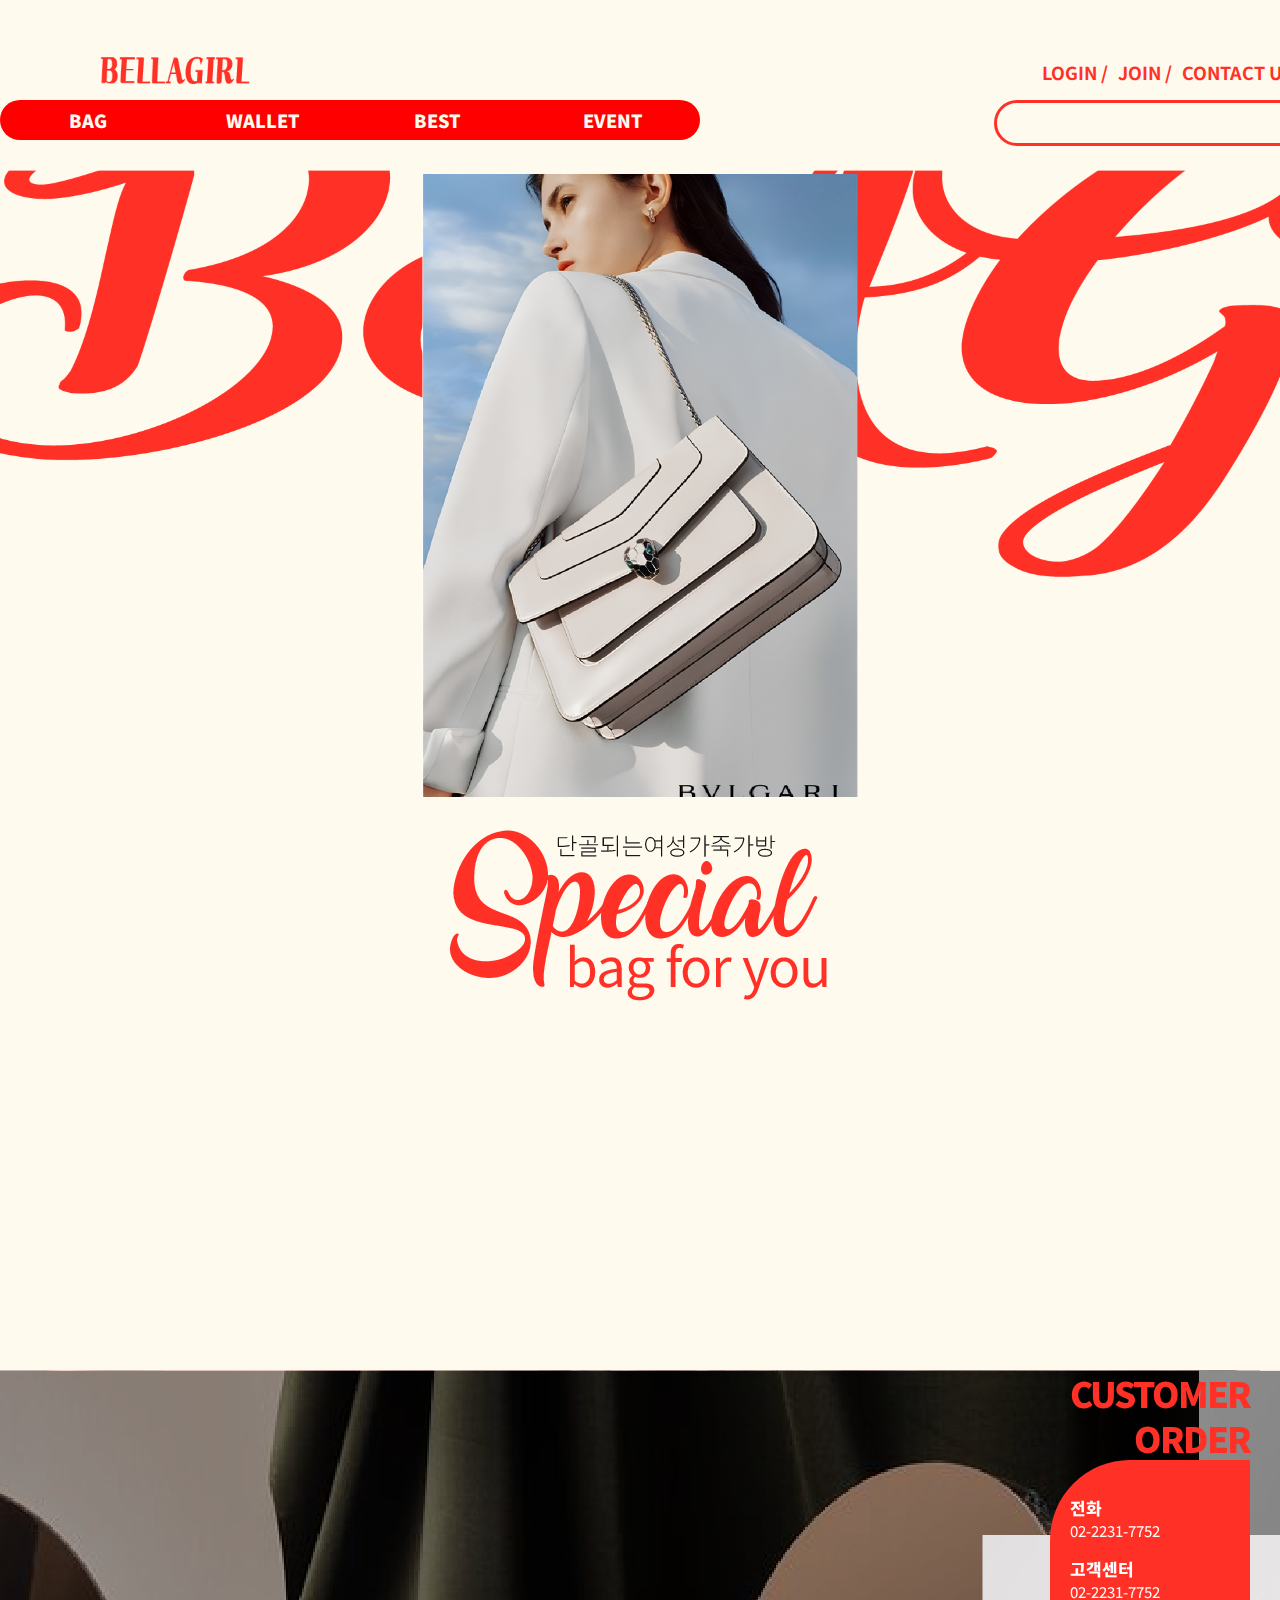
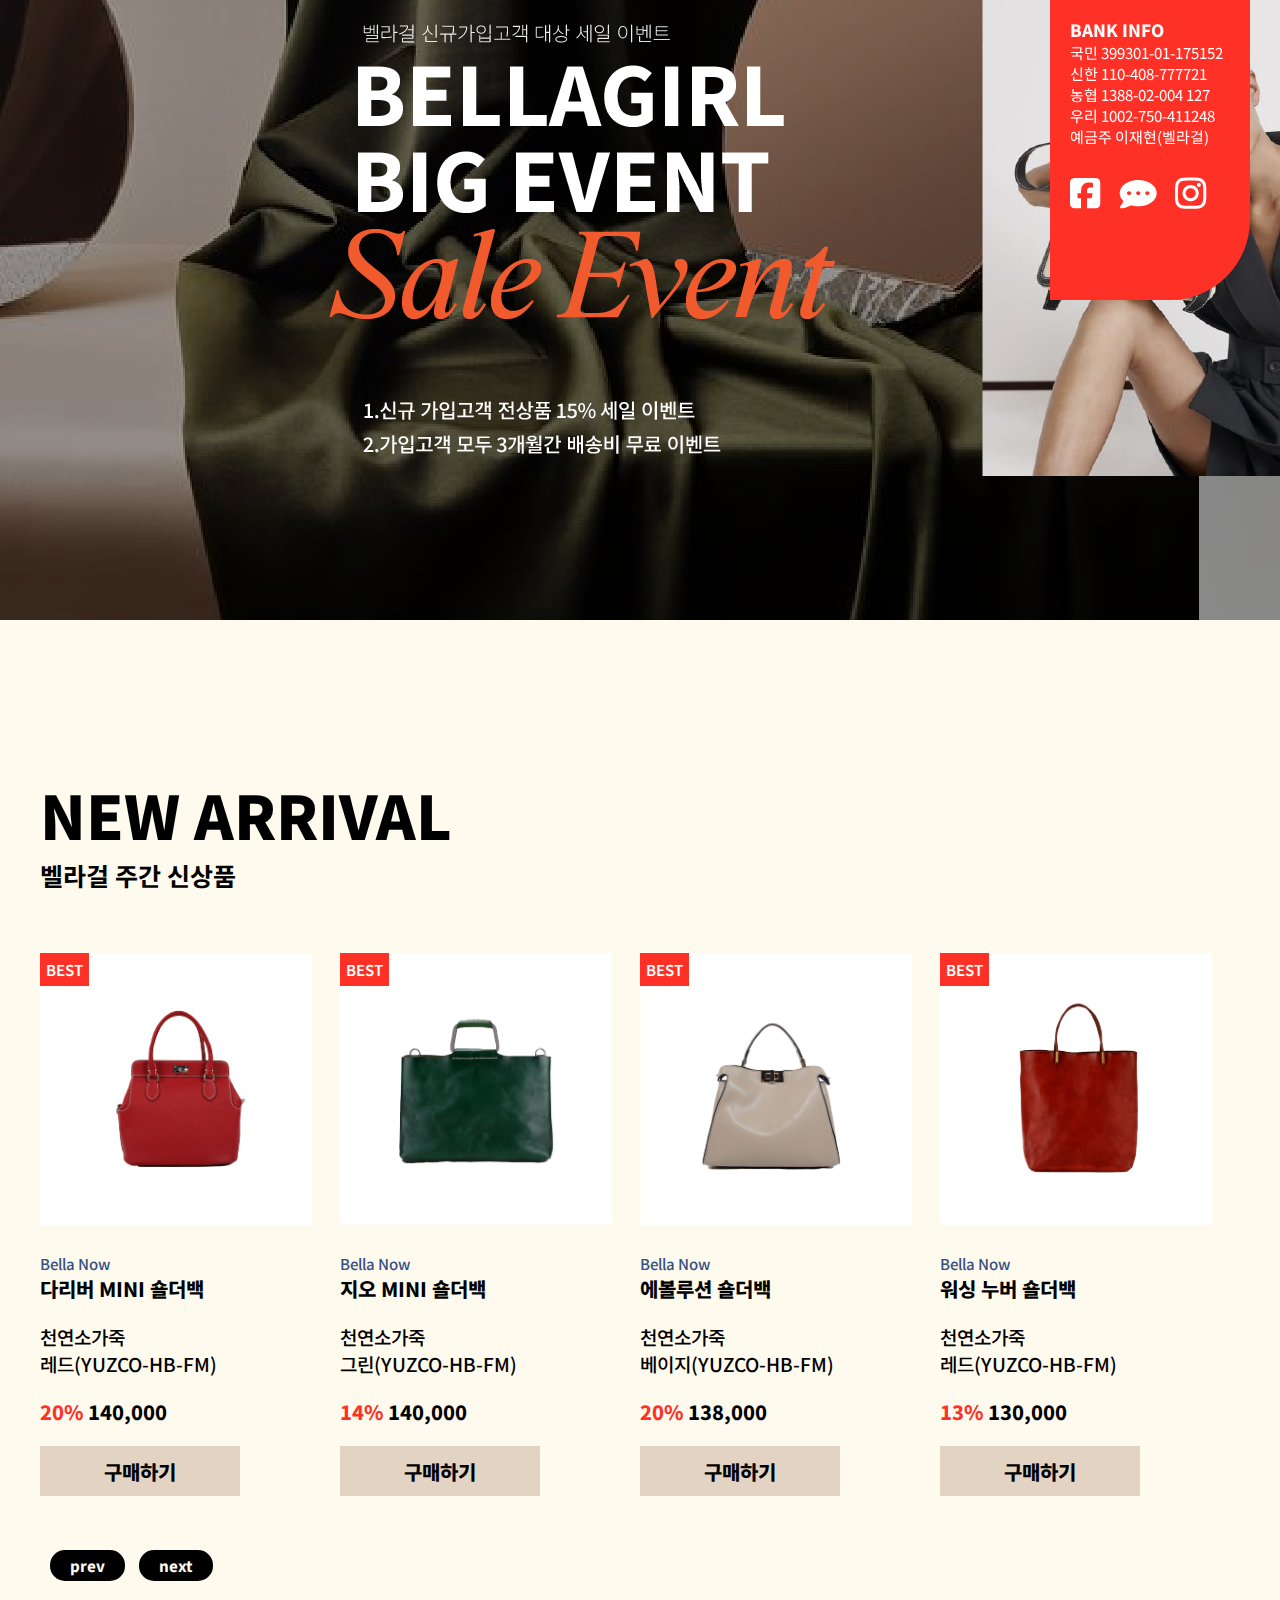
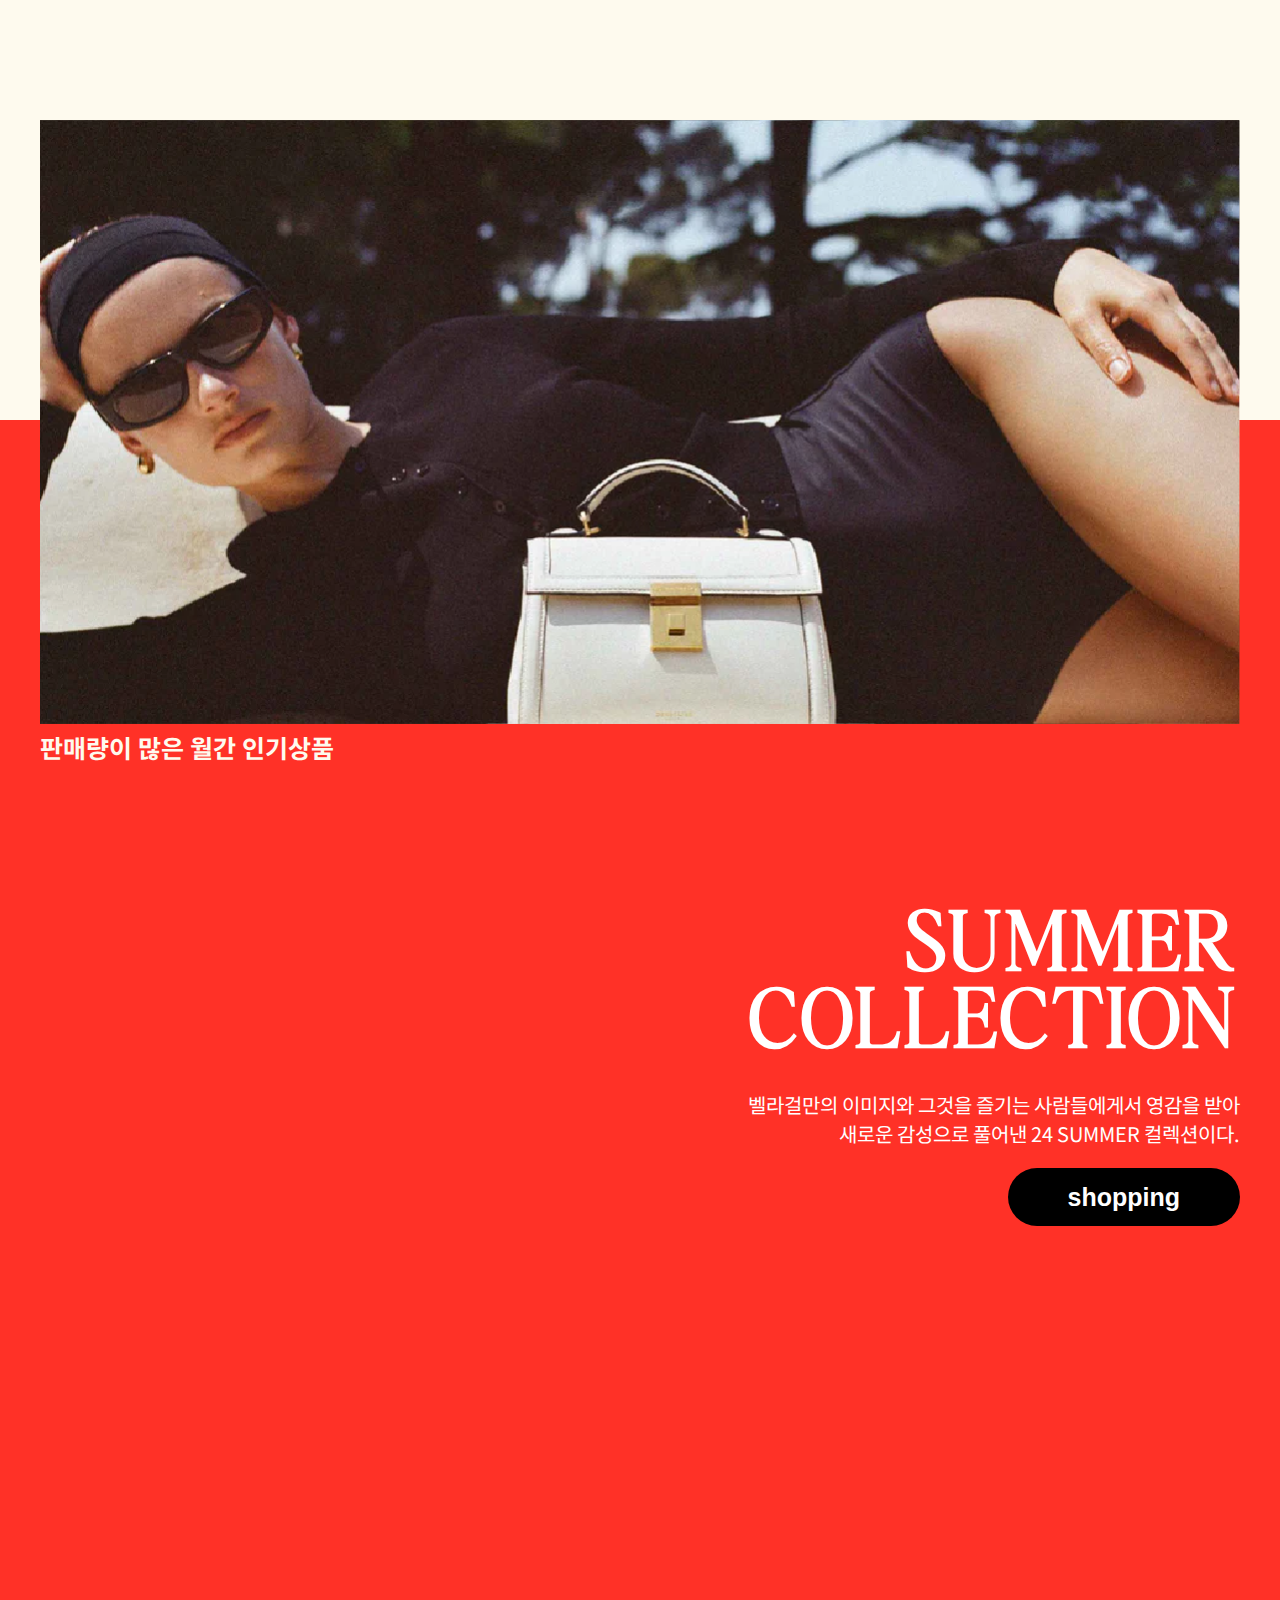
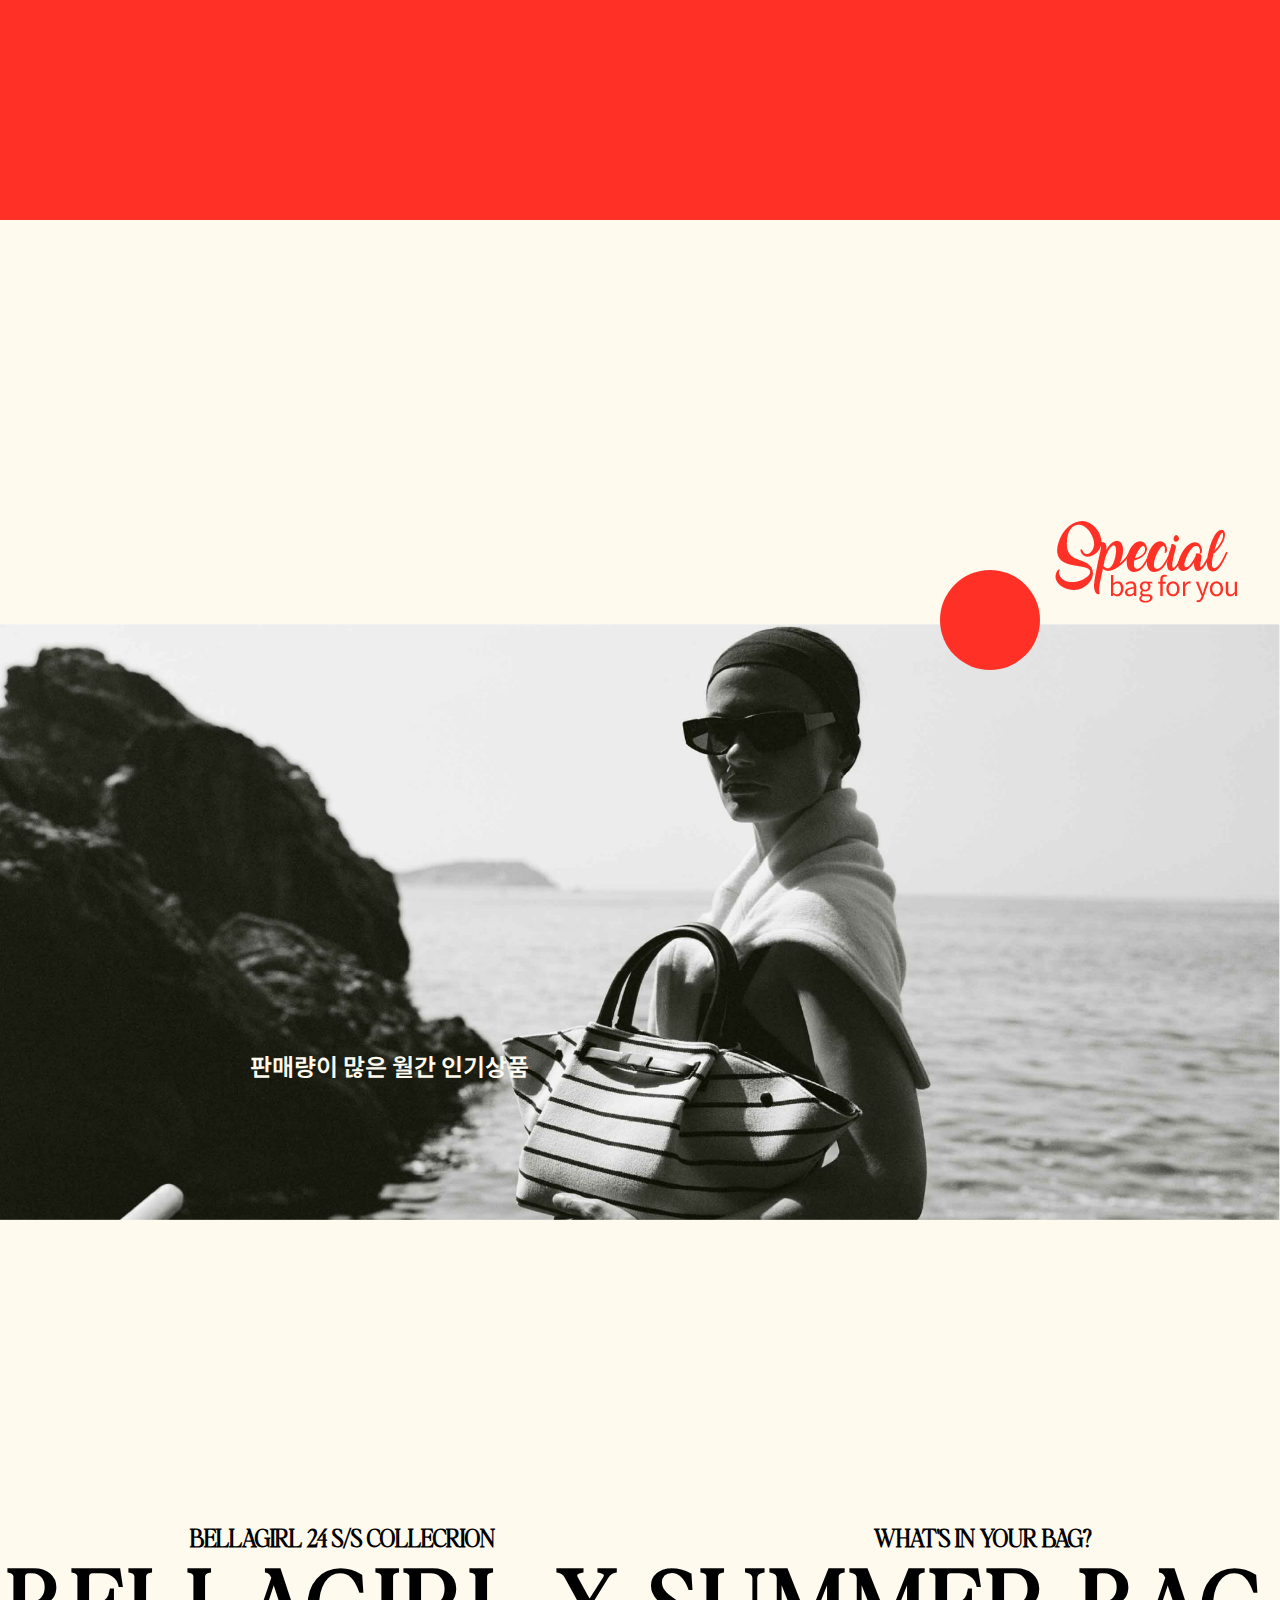
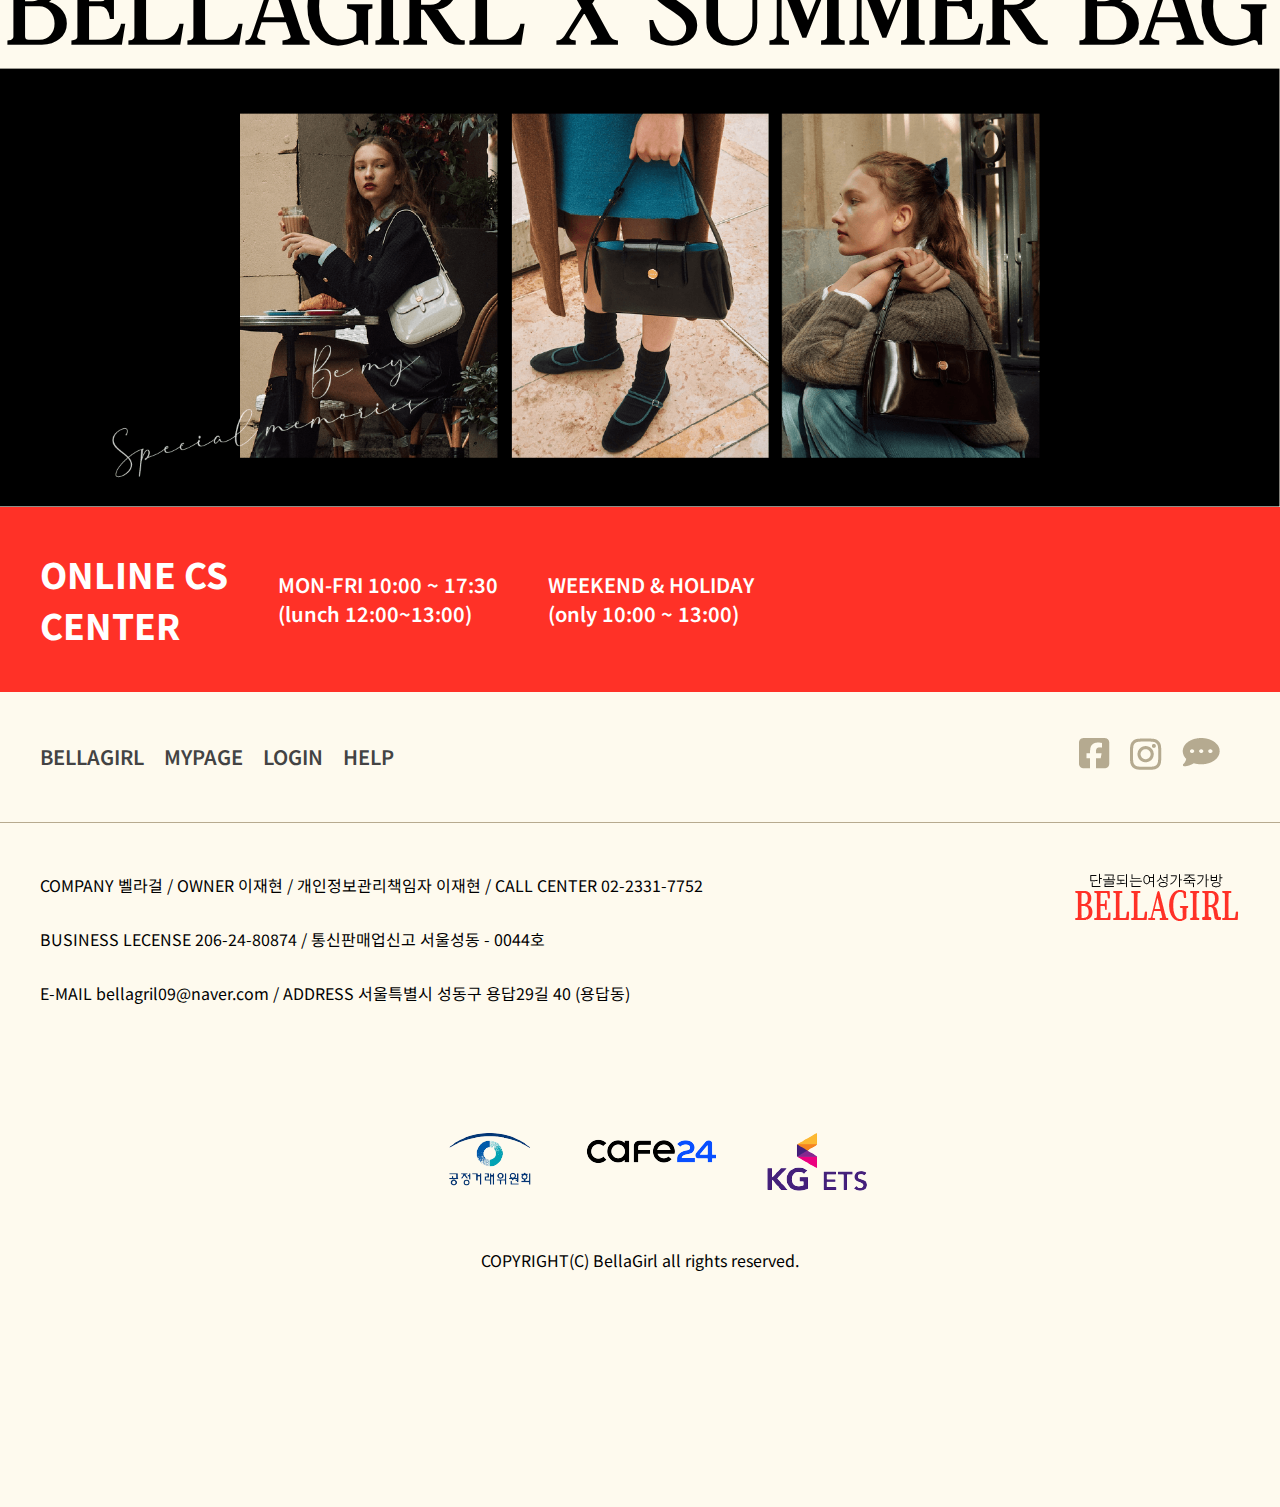
<file: index.html>
<!DOCTYPE html>
    <html lang="en">
    <head>
        <meta charset="UTF-8">
        <meta name="viewport" content="width=device-width, initial-scale=1.0">
        <title>bellagirl_main</title>
        <link rel="preconnect" href="https://fonts.googleapis.com">
        <link rel="preconnect" href="https://fonts.gstatic.com" crossorigin>
        <link href="https://fonts.googleapis.com/css2?family=Noto+Sans+KR:wght@100..900&display=swap" rel="stylesheet">
        <link rel="stylesheet" href="./css/bellagirl_pc.css">
        <link rel="stylesheet" href="./css/bellagirl_tablet.css">
        <link rel="stylesheet" href="./css/bellagirl_mobile.css">

        <script src="./js/jquery-1.12.3.js"></script>
        <script src="./js/bellagirl.js"></script>
        <script src="./js/mobile.js"></script>
        <script src="https://cdn.jsdelivr.net/npm/swiper@11/swiper-bundle.min.js"></script>
        <link rel="stylesheet" href="https://cdn.jsdelivr.net/npm/swiper@11/swiper-bundle.min.css" />
    </head>
    <body>
        <div class="fixed_menu">
            <div>CUSTOMER <br>
                 ORDER
            </div>
            <div class="fixed_info">
                <h3>전화</h3>
                <p>02-2231-7752</p>
                <h3>고객센터</h3>
                <p>02-2231-7752</p>
                <h3>BANK INFO</h3>
                <p>국민 399301-01-175152 <br>
                    신한 110-408-777721<br>
                    농협 1388-02-004 127<br>
                    우리 1002-750-411248<br>
                    
                    예금주 이재현(벨라걸)</p>
                <div class="fixed_sns">
                    <a href="#"><img src="./img/facebook_1.png" alt="페이스북"></a>
                    <a href="#"><img src="./img/kakao_1.png" alt="카카오"></a>
                    <a href="#"><img src="./img/insta_1.png" alt="인스타그램"></a>
                </div>
            </div>
        </div >
        <header>
            <div class="inner_content header_logo">
                <h1 class="logo">
                    <a href="./index.html"><img src="./img/main_logo.png" alt="벨라걸 메인로고"></a>
                </h1>
                <ul class="login">
                    <li><a href="./sub3.html">LOGIN /</a></li>
                    <li><a href="./sub3.html">JOIN /</a></li>
                    <li><a href="./sub3.html">CONTACT US /</a></li>
                    <li><a href="./sub3.html">MY PAGE</a></li>
                </ul>
            </div>
            <nav>
                <ul class="gnb">
                    <li>
                        <a href="./sub1.html">BAG</a>
                        <ul>
                            <li><a href="./sub1.html">가방</a></li>
                            <li><a href="./sub1.html">all</a></li>
                            <li><a href="./sub1.html">숄더백</a></li>
                            <li><a href="./sub1.html">크로스백</a></li>
                            <li><a href="./sub1.html">토트백</a></li>
                            <li><a href="./sub1.html">백팩</a></li>
                        </ul>
                    </li>
                    <li>
                        <a href="./sub2.html">WALLET</a>
                        <ul>
                            <li><a href="./sub2.html">지갑</a></li>
                            <li><a href="./sub2.html">all</a></li>
                            <li><a href="./sub2.html">여성지갑</a></li>
                            <li><a href="./sub2.html">남성지갑</a></li>
                            <li><a href="./sub2.html">카드지갑</a></li>
                            <li><a href="./sub2.html">액세서리</a></li>
                        </ul>
                    </li>
                    <li>
                        <a href="./sub2.html">BEST</a>
                        <ul>
                            <li><a href="./sub2.html">BEST</a></li>
                            <li><a href="./sub2.html">ALL</a></li>
                            <li><a href="./sub2.html">프리미엄</a></li>
                            <li><a href="./sub2.html">캔버스 백</a></li>
                            <li><a href="./sub2.html">클러치 백</a></li>
                            <li><a href="./sub2.html">클러치</a></li>
                        </ul>
                    </li>
                    <li>
                        <a href="./sub2.html">EVENT</a>
                        <ul>
                            <li><a href="#">EVENT</a></li>
                            <li><a href="#">50%</a></li>
                            <li><a href="#">30%</a></li>
                            <li><a href="#">시즌오프</a></li>
                            <li><a href="#">특별할인</a></li>
                        </ul>
                    </li>
                </ul>
                <ul class="lnb">
                    <a href="#"><img src="./img/searching.png" alt="돋보기아이콘"></a>
                </ul>
            </nav>
        </header>
        <div class="allcontent">
            <section class="s1">
                <div class=" inner_s1">
                    <div class="inner_content background">
                        <img src="./img/banner_img1.png" alt="벨라걸 메인이미지" class="bella">
                        <img src="./img/Asset 60.png" alt="벨라걸 백그라운드 이미지" class="bella_back">
                        <div class="main_logo">
                            <img src="./img/logo.png" alt="벨라걸 메인이미지 로고">
                        </div>
                    </div>
                </div>
            </section>
            <section class="s2_1">
                <div class="main_banner_1">
                    <div class="main_station_1">
                        <ul class="main_train_1">
                            <li><img src="./img/slide3.png" alt="첫번째 슬라이드 이미지 - 벨라걸 메인 배너1 사진"></li>
                            <li><img src="./img/slide2.png" alt="두번째 슬라이드 이미지 - 벨라걸 메인 배너2 사진"></li>
                        <li><img src="./img/slide1.png" alt="세번째 슬라이드 이미지 - 벨라걸 메인 배너4 사진"></li>
                        </ul>
                    </div>
                </div>
            </section>
            <section class="s2">
                <div class="main_banner">
                    <div class="main_station">
                        <ul class="main_train">
                            <li><img src="./img/banner1.png" alt="첫번째 슬라이드 이미지 - 벨라걸 메인 배너1 사진"></li>
                            <li><img src="./img/banner3.png" alt="두번째 슬라이드 이미지 - 벨라걸 메인 배너2 사진"></li>
                            <li><img src="./img/banner4.png" alt="세번째 슬라이드 이미지 - 벨라걸 메인 배너4 사진"></li>
                            <li><img src="./img/banner5.png" alt="네번째 슬라이드 이미지 - 벨라걸 메인 배너5 사진"></li>
                        </ul>
                    </div>
                </div>
            </section>
            <section class="s3">
                <div class="inner_content">
                    <div class="new">
                        <h2 class="bigtitle">NEW ARRIVAL</h2>
                        <p>벨라걸 주간 신상품</p>
                    </div>
                    <div class="bag_station">
                        <ul class="s3_list_main s3_list bag_train">
                            <li>
                                <div class="inner_img">
                                <p>BEST</p>
                                <img src="./img/bag5.png" alt="가방">
                                </div>
                                <p class="bella_now">Bella Now</p>
                                <p class="product_name">다리버 MINI 숄더백</p>
                                <p>천연소가죽</p>
                                <p>레드(YUZCO-HB-FM)</p>
                                <p class="product_price"><b>20%</b> 140,000</p>
                                <p class="product_btn"><a href="./sub3.html">구매하기</a></p>
                            </li>
                            <li>
                                <div class="inner_img">
                                <p>BEST</p>
                                <img src="./img/bag6.png" alt="가방">
                                </div>
                                <p class="bella_now">Bella Now</p>
                                <p class="product_name">지오 MINI 숄더백</p>
                                <p>천연소가죽</p>
                                <p>그린(YUZCO-HB-FM)</p>
                                <p class="product_price"><b>14%</b> 140,000</p>
                                <p class="product_btn"><a href="./sub3.html">구매하기</a></p>
                            </li>
                            <li>
                                <div class="inner_img">
                                <p>BEST</p>
                                <img src="./img/bag7.png" alt="가방">
                                </div>
                                <p class="bella_now">Bella Now</p>
                                <p class="product_name">에볼루션 숄더백</p>
                                <p>천연소가죽</p>
                                <p>베이지(YUZCO-HB-FM)</p>
                                <p class="product_price"><b>20%</b> 138,000</p>
                                <p class="product_btn"><a href="./sub3.html">구매하기</a></p>
                            </li>
                            <li>
                                <div class="inner_img">
                                <p>BEST</p>
                                <img src="./img/bag8.png" alt="가방">
                                </div>
                                <p class="bella_now">Bella Now</p>
                                <p class="product_name">워싱 누버 숄더백</p>
                                <p>천연소가죽</p>
                                <p>레드(YUZCO-HB-FM)</p>
                                <p class="product_price"><b>13%</b> 130,000</p>
                                <p class="product_btn"><a href="./sub3.html">구매하기</a></p>
                            </li>
                            <li>
                                <div class="inner_img">
                                <p>BEST</p>
                                <img src="./img/bag1.png" alt="가방">
                                </div>
                                <p class="bella_now">Bella Now</p>
                                <p class="product_name">키고 MINI COOKIE 숄더백</p>
                                <p>천연소가죽</p>
                                <p>블랙(YUZCO-HB-FM)</p>
                                <p class="product_price"><b>20%</b> 144,200</p>
                                <p class="product_btn"><a href="./sub3.html">구매하기</a></p>
                            </li>
                            <li>
                                <div class="inner_img">
                                <p>BEST</p>
                                <img src="./img/bag2.png" alt="가방">
                                </div>
                                <p class="bella_now">Bella Now</p>
                                <p class="product_name">키고 MINI COOKIE 숄더백</p>
                                <p>천연소가죽</p>
                                <p>카멜(YUZCO-HB-FM)</p>
                                <p class="product_price"><b>20%</b> 144,200</p>
                                <p class="product_btn"><a href="./sub3.html">구매하기</a></p>
                            </li>
                            <li>
                                <div class="inner_img">
                                <p>BEST</p>
                                <img src="./img/bag3.png" alt="가방">
                                </div>
                                <p class="bella_now">Bella Now</p>
                                <p class="product_name">키고 MINI COOKIE 숄더백</p>
                                <p>천연소가죽</p>
                                <p>블랙(YUZCO-HB-FM)</p>
                                <p class="product_price"><b>20%</b> 144,200</p>
                                <p class="product_btn"><a href="./sub3.html">구매하기</a></p>
                            </li>
                            <li>
                                <div class="inner_img">
                                <p>BEST</p>
                                <img src="./img/bag4.png" alt="가방">
                                </div>
                                <p class="bella_now">Bella Now</p>
                                <p class="product_name">키고 MINI COOKIE 숄더백</p>
                                <p>천연소가죽</p>
                                <p>베이지(BSY-HB-FM)</p>
                                <p class="product_price"><b>20%</b> 144,200</p>
                                <p class="product_btn"><a href="./sub3.html">구매하기</a></p>
                            </li>
                        </ul>
                    </div>
                    <div class="controler">
                        <a href="#" class="btn_prev">prev</a>
                        <a href="#" class="btn_next">next</a>
                    </div>
                </div>
            </section>
            <section class="s4">
                <div class="inner_content">
                    <div class="monthly_best">
                        <img src="./img/banner_img2.png" alt="monthly best">
                        <p class="monthly_text rightToleft">MONTHLY <br>
                            BEST</p>
                    </div>
                    <p class="monthly_text1">판매량이 많은 월간 인기상품</p>
                    <div class="bag_section rightToleft">
                        <img src="./img/Asset 100.png" alt="가방사진" class="bag_3">
                    </div>
                    <div class="summer_collection">
                        <h2 class="summer_co">SUMMER <br>COLLECTION</h2>
                        <p>벨라걸만의 이미지와 그것을 즐기는 사람들에게서 영감을 받아 <br>
                            새로운 감성으로 풀어낸 24 SUMMER 컬렉션이다.</p>
                        <button><a href="./sub1.html">shopping</a></button>
                    </div>
                </div>
            </section>
            <section class="s5">
                <div class="inner_s5">
                    <div class="bella_logo inner_content">
                        <img src="./img/logo2.png" alt="벨라걸 로고2">
                    </div>
                    <p class="inner_content"></p>
                    <div>
                        <img src="./img/banner_img3.png" alt="배너 이미지3">
                    </div>
                    <div class="inner_content">
                        <div class="weekly_best1">
                            <p class="weekly_best rightToleft">WEEKLY <br>BEST</p>
                            <p>판매량이 많은 월간 인기상품</p>
                        </div>
                    </div>
                </div>
            </section>
            <section class="s6">
                <div class="inner_content inner_s6">
                    <div class="what">
                        <h5>BELLAGIRL 24 S/S COLLECRION</h5>
                        <h5>WHAT’S IN YOUR BAG?</h5>
                    </div>
                    <h2 class="summer">BELLAGIRL X SUMMER BAG</h2>
                    <img src="./img/banner_img4.png" alt="배너 이미지4" >
                </div>
            </section>
            <footer>
                <div class="online">
                    <div class="footer_width">
                        <p>ONLINE CS <br>CENTER</p>
                        <p>MON-FRI 10:00 ~ 17:30 <br> (lunch 12:00~13:00)</p>
                        <p>WEEKEND & HOLIDAY <br>(only 10:00 ~ 13:00)</p>
                    </div>
                </div>
                <div class="info_1">
                    <div class="footer_width">
                        <div>
                            <a href="#"><p>BELLAGIRL</p></a>
                            <a href="#"><p>MYPAGE</p></a>
                            <a href="#"><p>LOGIN</p></a>
                            <a href="#"><p>HELP</p></a>
                        </div>
                        <div class="footer_sns">
                            <a href="#"><img src="./img/facebook.png" alt="페이스북"></a>
                            <a href="#"><img src="./img/insta.png" alt="인스타그램"></a> 
                            <a href="#"><img src="./img/kakao.png" alt="카카오톡"></a>
                        </div>
                    </div>
                </div>
                <div class="info_2">
                    <div class="footer_width">
                        <div>
                            <p>COMPANY 벨라걸 / OWNER 이재현 / 개인정보관리책임자 이재현 /  CALL CENTER 02-2331-7752 </p><br>
                            <p>BUSINESS LECENSE 206-24-80874 / 통신판매업신고 서울성동 - 0044호 </p><br>
                            <p>E-MAIL bellagril09@naver.com / ADDRESS 서울특별시 성동구 용답29길 40 (용답동)
                            </p>
                        </div>
                        <div>
                            <img src="./img/Bella logo.png" alt="벨라로고">
                        </div>
                    </div>
                </div>
                <div class="info_3">
                    <div>
                        <a href="#"><img src="./img/footer_logo.png" alt="로고1"></a>
                        <a href="#"><img src="./img/footer_logo (2).png" alt="로고2"></a>
                        <a href="#"><img src="./img/footer_logo (3).png" alt="로고3"></a>
                    </div>
                    <p>COPYRIGHT(C) BellaGirl all rights reserved.</p>
                </div>
            </footer>
        </div>
    </body>
</html>
</file>
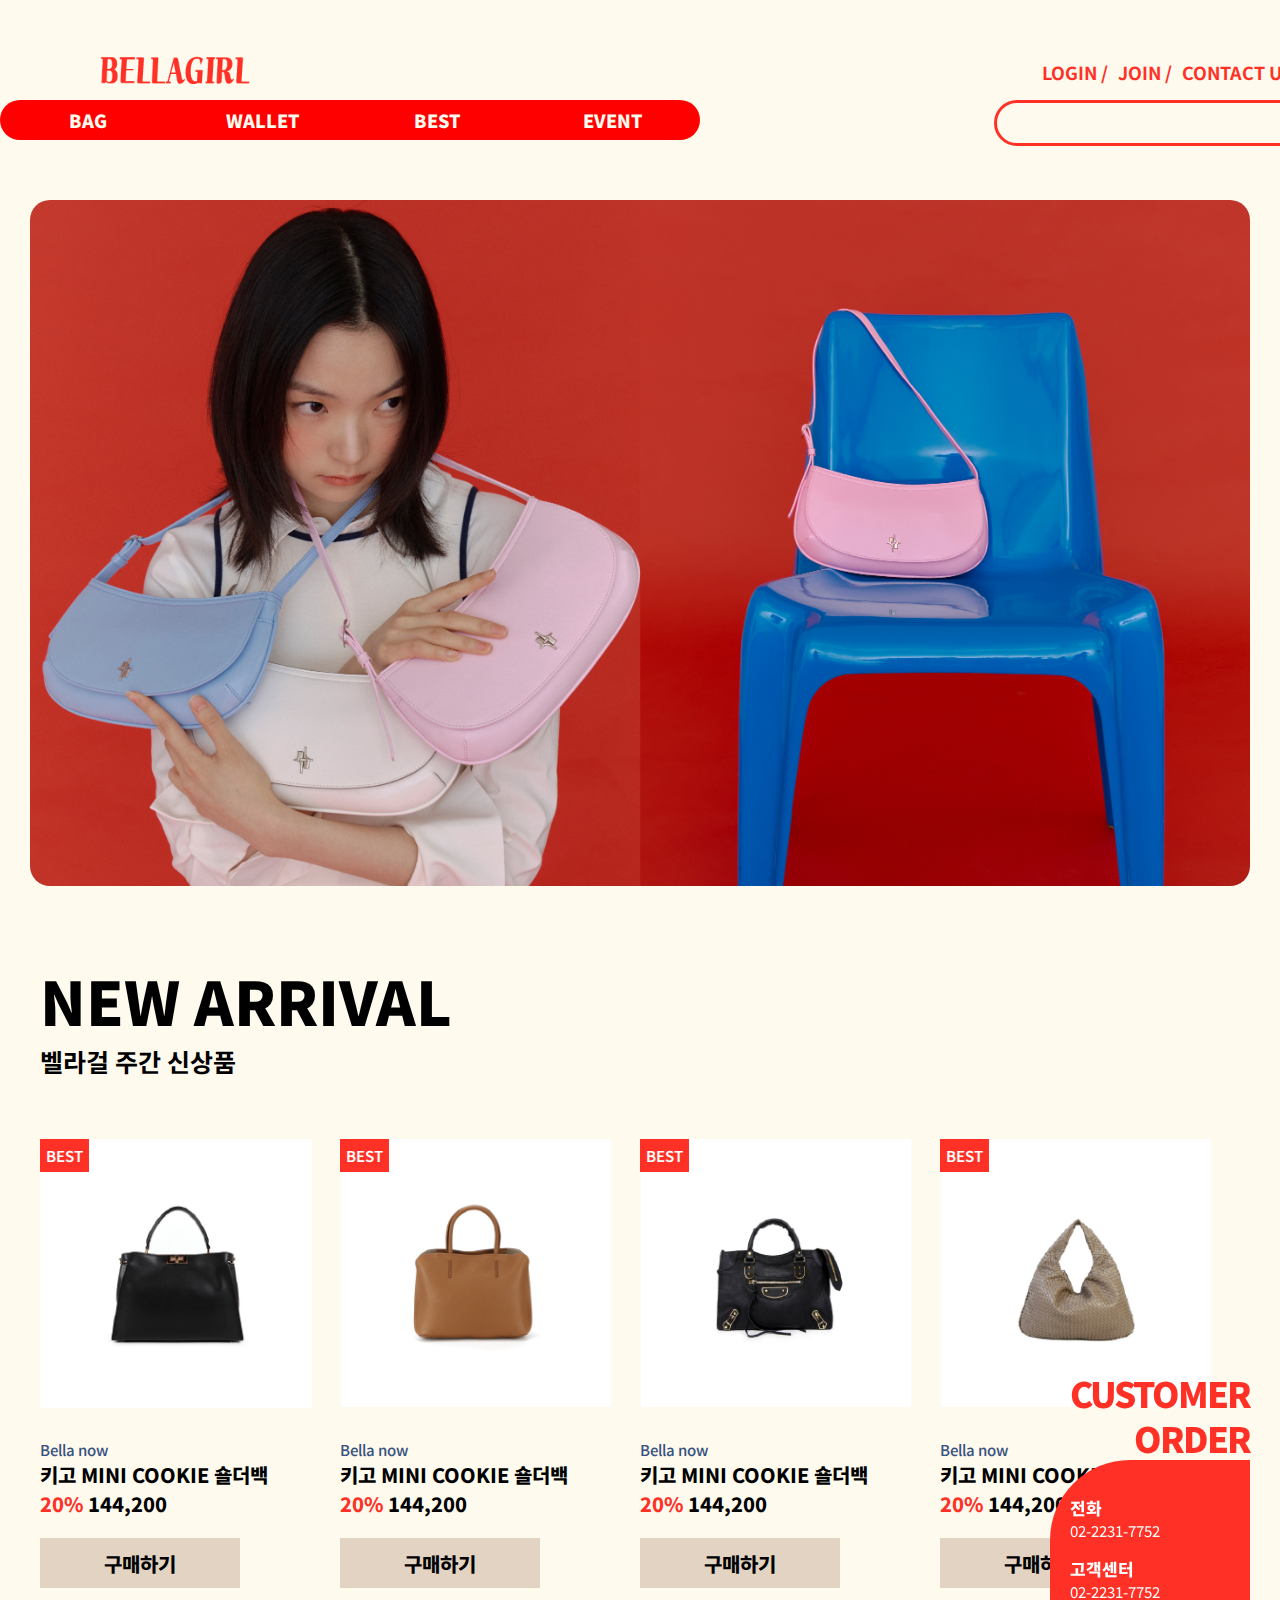
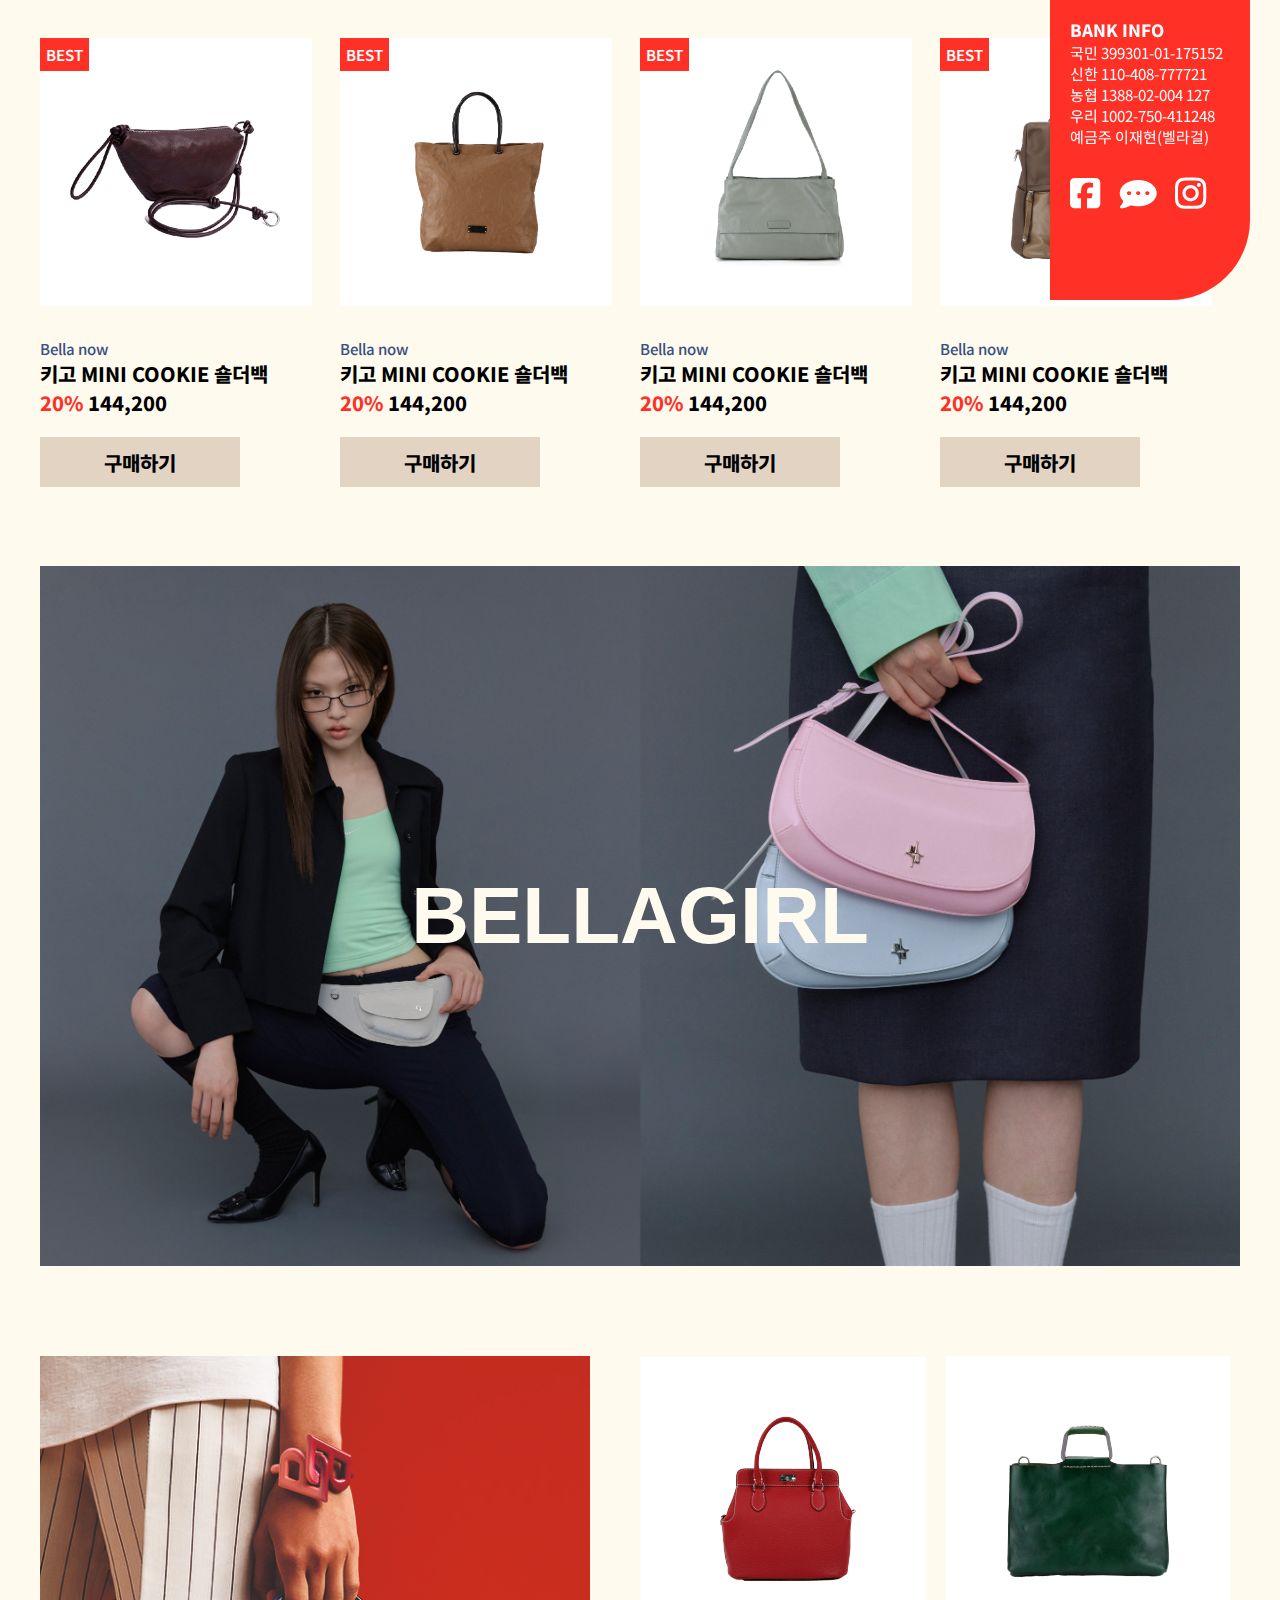
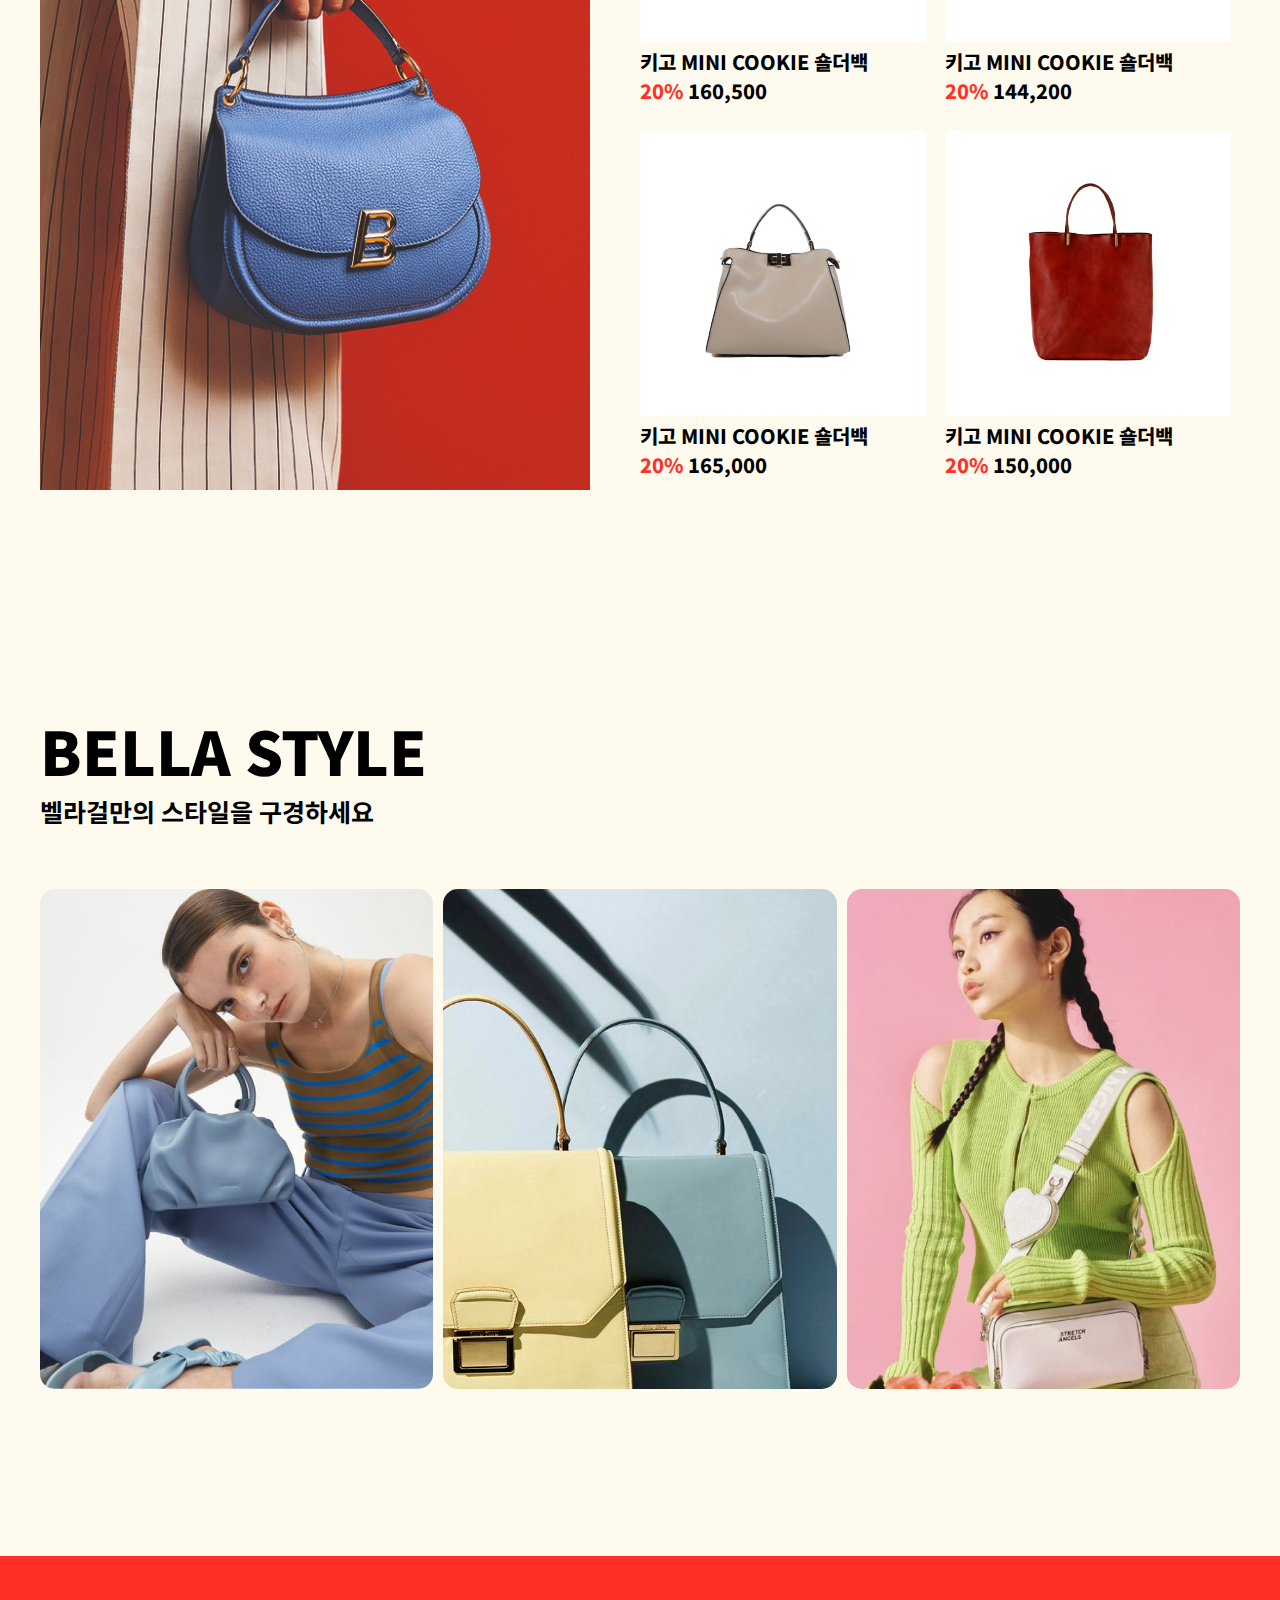
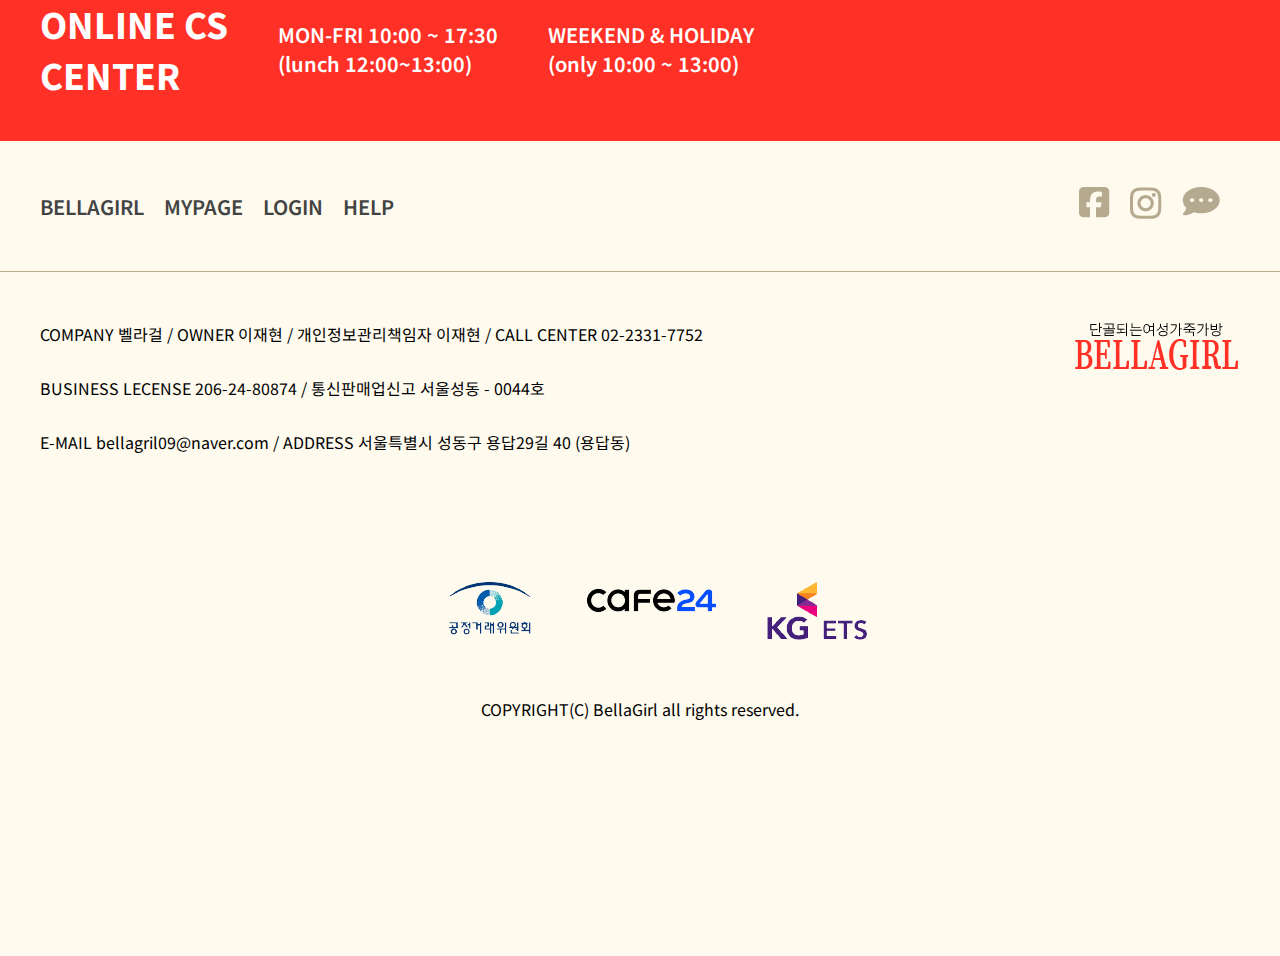
<file: sub1.html>
<!DOCTYPE html>
<html lang="en">
<head>
    <meta charset="UTF-8">
    <meta name="viewport" content="width=device-width, initial-scale=1.0">
    <title>가방 상세페이지</title>
    <link rel="preconnect" href="https://fonts.googleapis.com">
    <link rel="preconnect" href="https://fonts.gstatic.com" crossorigin>
    <link href="https://fonts.googleapis.com/css2?family=Noto+Sans+KR:wght@100..900&display=swap" rel="stylesheet">
    <link rel="stylesheet" href="./css/bellagirl_pc.css">
    <link rel="stylesheet" href="./css/bellagirl_tablet.css">
    <link rel="stylesheet" href="./css/bellagirl_mobile.css">
    
    <script src="./js/jquery-1.12.3.js"></script>
    <script src="./js/bellagirl.js"></script>
    <script src="https://cdn.jsdelivr.net/npm/swiper@11/swiper-bundle.min.js"></script>
    <link rel="stylesheet" href="https://cdn.jsdelivr.net/npm/swiper@11/swiper-bundle.min.css" />
</head>
<body>
    <div class="fixed_menu">
        <div>CUSTOMER <br>
             ORDER
        </div>
        <div class="fixed_info">
            <h3>전화</h3>
            <p>02-2231-7752</p>
            <h3>고객센터</h3>
            <p>02-2231-7752</p>
            <h3>BANK INFO</h3>
            <p>국민 399301-01-175152 <br>
                신한 110-408-777721<br>
                농협 1388-02-004 127<br>
                우리 1002-750-411248<br>
                
                예금주 이재현(벨라걸)</p>
            <div class="fixed_sns">
                <a href="#"><img src="./img/facebook_1.png" alt="페이스북"></a>
                <a href="#"><img src="./img/kakao_1.png" alt="카카오"></a>
                <a href="#"><img src="./img/insta_1.png" alt="인스타그램"></a>
            </div>
        </div>
    </div >
    <header>
        <div class="inner_content header_logo">
            <h1 class="logo">
                <a href="./index.html"><img src="./img/main_logo.png" alt="벨라걸 메인로고"></a>
            </h1>
            <ul class="login">
                <li><a href="#">LOGIN /</a></li>
                <li><a href="#">JOIN /</a></li>
                <li><a href="#">CONTACT US /</a></li>
                <li><a href="#">MY PAGE</a></li>
            </ul>
        </div>
        <nav>
            <ul class="gnb">
                <li>
                    <a href="./sub1.html">BAG</a>
                    <ul>
                        <li><a href="./sub1.html">가방</a></li>
                        <li><a href="./sub1.html">all</a></li>
                        <li><a href="./sub1.html">숄더백</a></li>
                        <li><a href="./sub1.html">크로스백</a></li>
                        <li><a href="./sub1.html">토트백</a></li>
                        <li><a href="./sub1.html">백팩</a></li>
                    </ul>
                </li>
                <li>
                    <a href="./sub2.html">WALLET</a>
                    <ul>
                        <li><a href="./sub2.html">지갑</a></li>
                        <li><a href="./sub2.html">all</a></li>
                        <li><a href="./sub2.html">여성지갑</a></li>
                        <li><a href="./sub2.html">남성지갑</a></li>
                        <li><a href="./sub2.html">카드지갑</a></li>
                        <li><a href="./sub2.html">액세서리</a></li>
                    </ul>
                </li>
                <li>
                    <a href="./index.html">BEST</a>
                    <ul>
                        <li><a href="./index.html">BEST</a></li>
                        <li><a href="./index.html">ALL</a></li>
                        <li><a href="./index.html">프리미엄</a></li>
                        <li><a href="./index.html">캔버스 백</a></li>
                        <li><a href="./index.html">클러치 백</a></li>
                        <li><a href="./index.html">클러치</a></li>
                    </ul>
                </li>
                <li>
                    <a href="./sub2.html">EVENT</a>
                    <ul>
                        <li><a href="./sub2.html">EVENT</a></li>
                        <li><a href="./sub2.html">50%</a></li>
                        <li><a href="./sub2.html">30%</a></li>
                        <li><a href="./sub2.html">시즌오프</a></li>
                        <li><a href="./sub2.html">특별할인</a></li>
                    </ul>
                </li>
            </ul>
            <ul class="lnb">
                <a href="#"><img src="./img/searching.png" alt="돋보기아이콘"></a>
            </ul>
        </nav>
    </header>
    <div class="allcontent subpage">
        <section class="sub_s1">
            <div>
                <img src="./img2/main_img.jpg" alt="벨라걸 메인페이지 이미지">
            </div>
        </section>
        <section class="s3 sub_s2">
            <div class="inner_content">
                <div class="new">
                    <h2 class="bigtitle">NEW ARRIVAL</h2>
                    <p>벨라걸 주간 신상품</p>
                </div>
                    <ul class="s3_list">
                        <li>
                            <div class="inner_img">
                            <p>BEST</p>
                            <img src="./img/bag1.png" alt="가방">
                            </div>
                            <p class="bella_now">Bella now</p>
                            <p class="product_name">키고 MINI COOKIE 숄더백</p>
                            <p class="product_price"><b>20%</b> 144,200</p>
                            <p class="product_btn"><a href="#">구매하기</a></p>
                        </li>
                        <li>
                            <div class="inner_img">
                            <p>BEST</p>
                            <img src="./img/bag2.png" alt="가방">
                            </div>
                            <p class="bella_now">Bella now</p>
                            <p class="product_name">키고 MINI COOKIE 숄더백</p>
                            <p class="product_price"><b>20%</b> 144,200</p>
                            <p class="product_btn"><a href="#">구매하기</a></p>
                        </li>
                        <li>
                            <div class="inner_img">
                            <p>BEST</p>
                            <img src="./img/bag3.png" alt="가방">
                            </div>
                            <p class="bella_now">Bella now</p>
                            <p class="product_name">키고 MINI COOKIE 숄더백</p>
                            <p class="product_price"><b>20%</b> 144,200</p>
                            <p class="product_btn"><a href="#">구매하기</a></p>
                        </li>
                        <li>
                            <div class="inner_img">
                            <p>BEST</p>
                            <img src="./img/bag4.png" alt="가방">
                            </div>
                            <p class="bella_now">Bella now</p>
                            <p class="product_name">키고 MINI COOKIE 숄더백</p>
                            <p class="product_price"><b>20%</b> 144,200</p>
                            <p class="product_btn"><a href="#">구매하기</a></p>
                        </li>
                    </ul>
                    <ul class="s3_list">
                        <li>
                            <div class="inner_img">
                            <p>BEST</p>
                            <img src="./img2/bag10.png" alt="가방">
                            </div>
                            <p class="bella_now">Bella now</p>
                            <p class="product_name">키고 MINI COOKIE 숄더백</p>
                            <p class="product_price"><b>20%</b> 144,200</p>
                            <p class="product_btn"><a href="#">구매하기</a></p>
                        </li>
                        <li>
                            <div class="inner_img">
                            <p>BEST</p>
                            <img src="./img2/bag11.png" alt="가방">
                            </div>
                            <p class="bella_now">Bella now</p>
                            <p class="product_name">키고 MINI COOKIE 숄더백</p>
                            <p class="product_price"><b>20%</b> 144,200</p>
                            <p class="product_btn"><a href="#">구매하기</a></p>
                        </li>
                        <li>
                            <div class="inner_img">
                            <p>BEST</p>
                            <img src="./img2/bag12.png" alt="가방">
                            </div>
                            <p class="bella_now">Bella now</p>
                            <p class="product_name">키고 MINI COOKIE 숄더백</p>
                            <p class="product_price"><b>20%</b> 144,200</p>
                            <p class="product_btn"><a href="#">구매하기</a></p>
                        </li>
                        <li>
                            <div class="inner_img">
                            <p>BEST</p>
                            <img src="./img2/bag13.png" alt="가방13">
                            </div>
                            <p class="bella_now">Bella now</p>
                            <p class="product_name">키고 MINI COOKIE 숄더백</p>
                            <p class="product_price"><b>20%</b> 144,200</p>
                            <p class="product_btn"><a href="#">구매하기</a></p>
                        </li>
                    </ul>
                 </div>
            </div>
        </section>
        <section class="sub_s4">
            <div class="inner_content">
                <div class="sub_s4_text">
                    <p>BELLAGIRL</p>
                </div>
                <div class="swiper sub_s4_slide">
                <div class="swiper-wrapper">
                    <div class="swiper-slide"><img src="./img2/img3.jpg" alt="슬라이드 이미지"></div>
                    <div class="swiper-slide"><img src="./img2/img2.jpg" alt="슬라이드 이미지"></div>
                    <div class="swiper-slide"><img src="./img2/img4.jpg" alt="슬라이드 이미지"></div>
                    <div class="swiper-slide"><img src="./img2/img2.jpg" alt="슬라이드 이미지"></div>
                    <div class="swiper-slide"><img src="./img2/img4.jpg" alt="슬라이드 이미지"></div>
                </div>
                <div class="swiper-scrollbar"></div>
                </div>
            </div>
        </section>
        <section class="sub_s5">
            <div class="inner_content">
                <div class="sub_s5_img">
                    <a href="#"><img src="./img2/bag_img.jpg" alt="벨라걸 가방 이미지"></a>
                </div>
                <div class="sub_s5_bag">
                    <a href="#">
                        <img src="./img2/bag5.png" alt="가방5">
                        <p class="product_name">키고 MINI COOKIE 숄더백</p>
                        <p class="product_price"><b>20%</b> 160,500</p>
                    </a>
                    <a href="#"><img src="./img2/bag6.png" alt="가방6">
                        <p class="product_name">키고 MINI COOKIE 숄더백</p>
                        <p class="product_price"><b>20%</b> 144,200</p>
                    </a>
                    <a href="#"><img src="./img2/bag7.png" alt="가방7">
                        <p class="product_name">키고 MINI COOKIE 숄더백</p>
                        <p class="product_price"><b>20%</b> 165,000</p>
                    </a>
                    <a href="#"><img src="./img2/bag8.png" alt="가방8">
                        <p class="product_name">키고 MINI COOKIE 숄더백</p>
                        <p class="product_price"><b>20%</b> 150,000</p>
                    </a>
                </div>
            </div>
        </section>
        <section class="sub_s6">
            <div class="inner_content">
                <div class="new">
                <h2 class="bigtitle">BELLA STYLE</h2>
                <p>벨라걸만의 스타일을 구경하세요</p>
                </div>    
                <div class="sub_s6_box">
                    <section></section>
                    <section></section>
                    <section></section>
                </div>
            </div>
        </section>
        <footer>
            <div class="online">
                <div class="footer_width">
                    <p>ONLINE CS<br>CENTER</p>
                    <p>MON-FRI 10:00 ~ 17:30 <br> (lunch 12:00~13:00)</p>
                    <p>WEEKEND & HOLIDAY <br>(only 10:00 ~ 13:00)</p>
                </div>
            </div>
            <div class="info_1">
                <div class="footer_width">
                    <div>
                        <a href="#"><p>BELLAGIRL</p></a>
                        <a href="#"><p>MYPAGE</p></a>
                        <a href="#"><p>LOGIN</p></a>
                        <a href="#"><p>HELP</p></a>
                    </div>
                    <div>
                        <a href="#"><img src="./img/facebook.png" alt="페이스북"></a>
                        <a href="#"><img src="./img/insta.png" alt="인스타그램"></a> 
                        <a href="#"><img src="./img/kakao.png" alt="카카오톡"></a>
                    </div>
                </div> 
            </div>
            <div class="info_2">
                <div class="footer_width">
                    <div>
                        <p>COMPANY 벨라걸 / OWNER 이재현 / 개인정보관리책임자 이재현 /  CALL CENTER 02-2331-7752 </p><br>
                        <p>BUSINESS LECENSE 206-24-80874 / 통신판매업신고 서울성동 - 0044호 </p><br>
                        <p>E-MAIL bellagril09@naver.com / ADDRESS 서울특별시 성동구 용답29길 40 (용답동)
                        </p>
                    </div>
                    <div>
                        <img src="./img/Bella logo.png" alt="벨라로고">
                    </div>
                </div>
            </div>
            <div class="info_3">
                <div>
                    <a href="#"><img src="./img/footer_logo.png" alt="로고1"></a>
                    <a href="#"><img src="./img/footer_logo (2).png" alt="로고2"></a>
                    <a href="#"><img src="./img/footer_logo (3).png" alt="로고3"></a>
                </div>
                <p>COPYRIGHT(C) BellaGirl all rights reserved.</p>
            </div>
        </footer>
    </div>
</body>
</html>
</file>
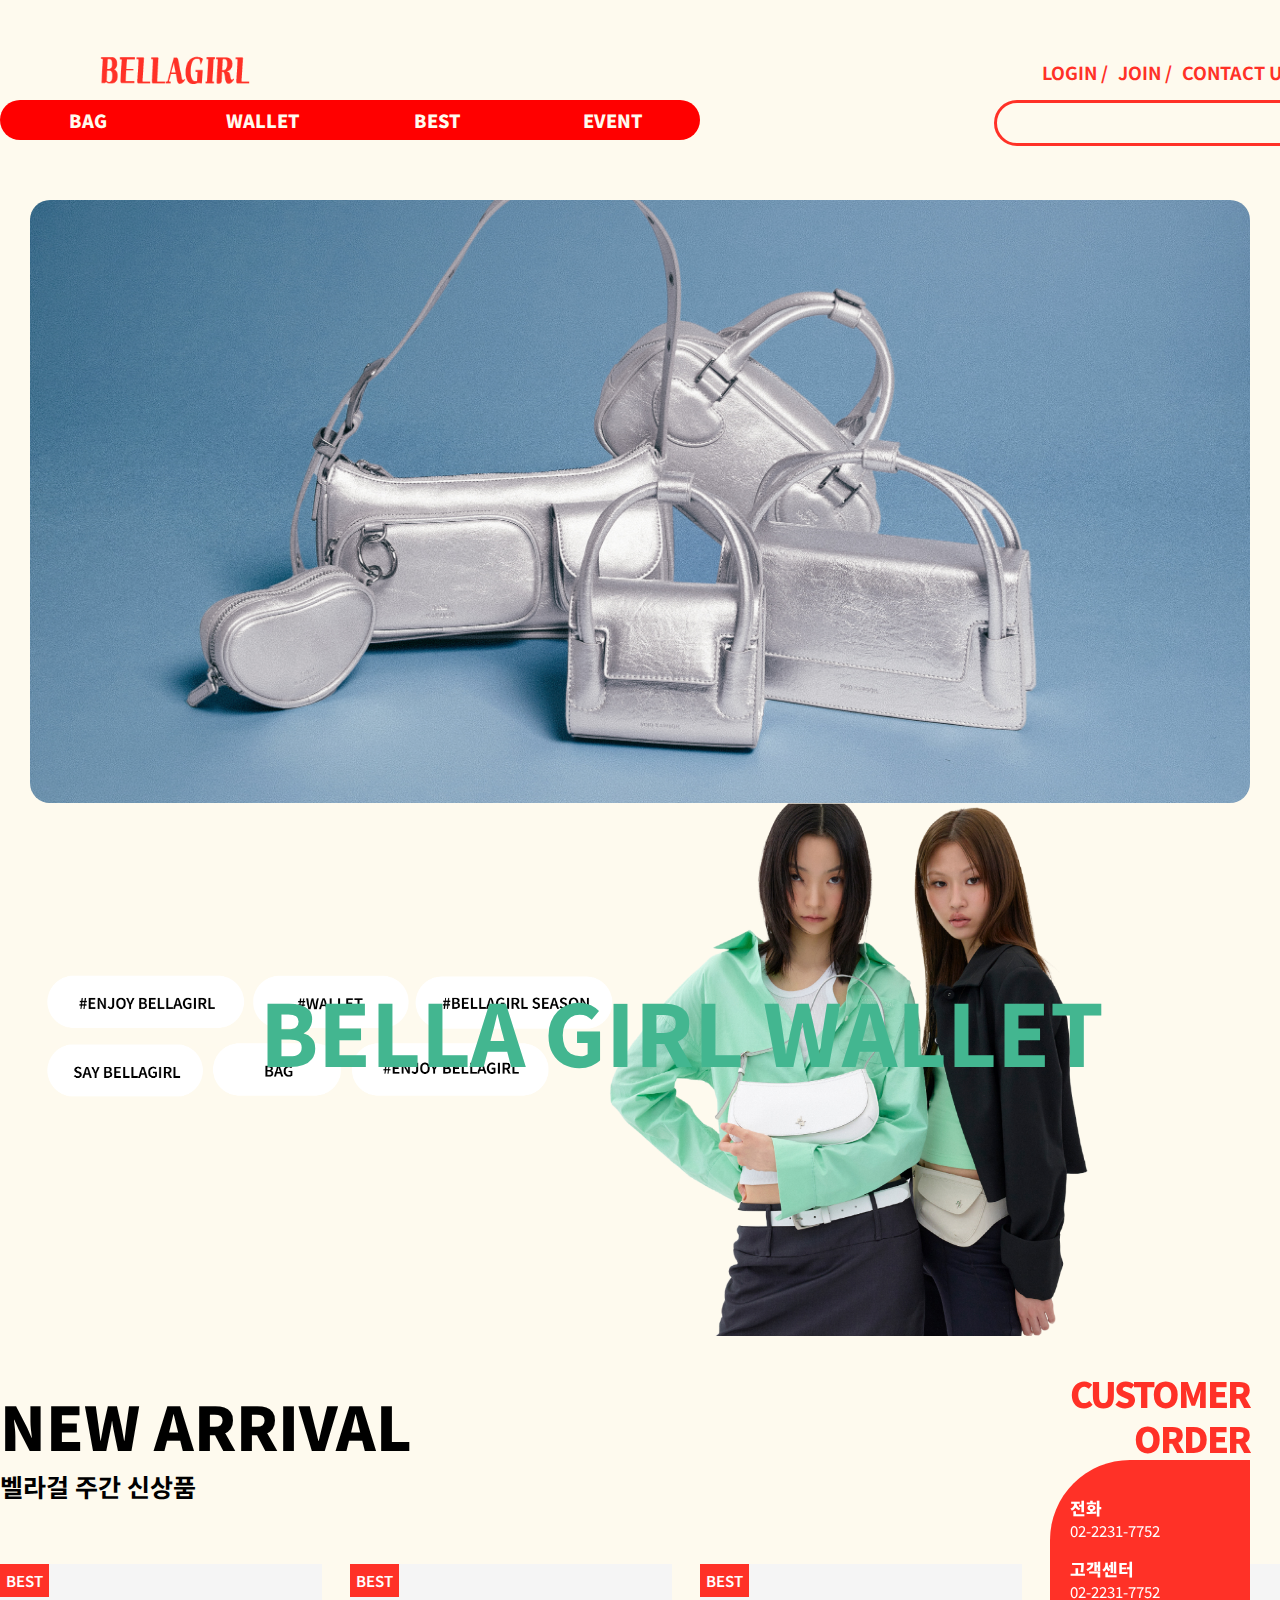
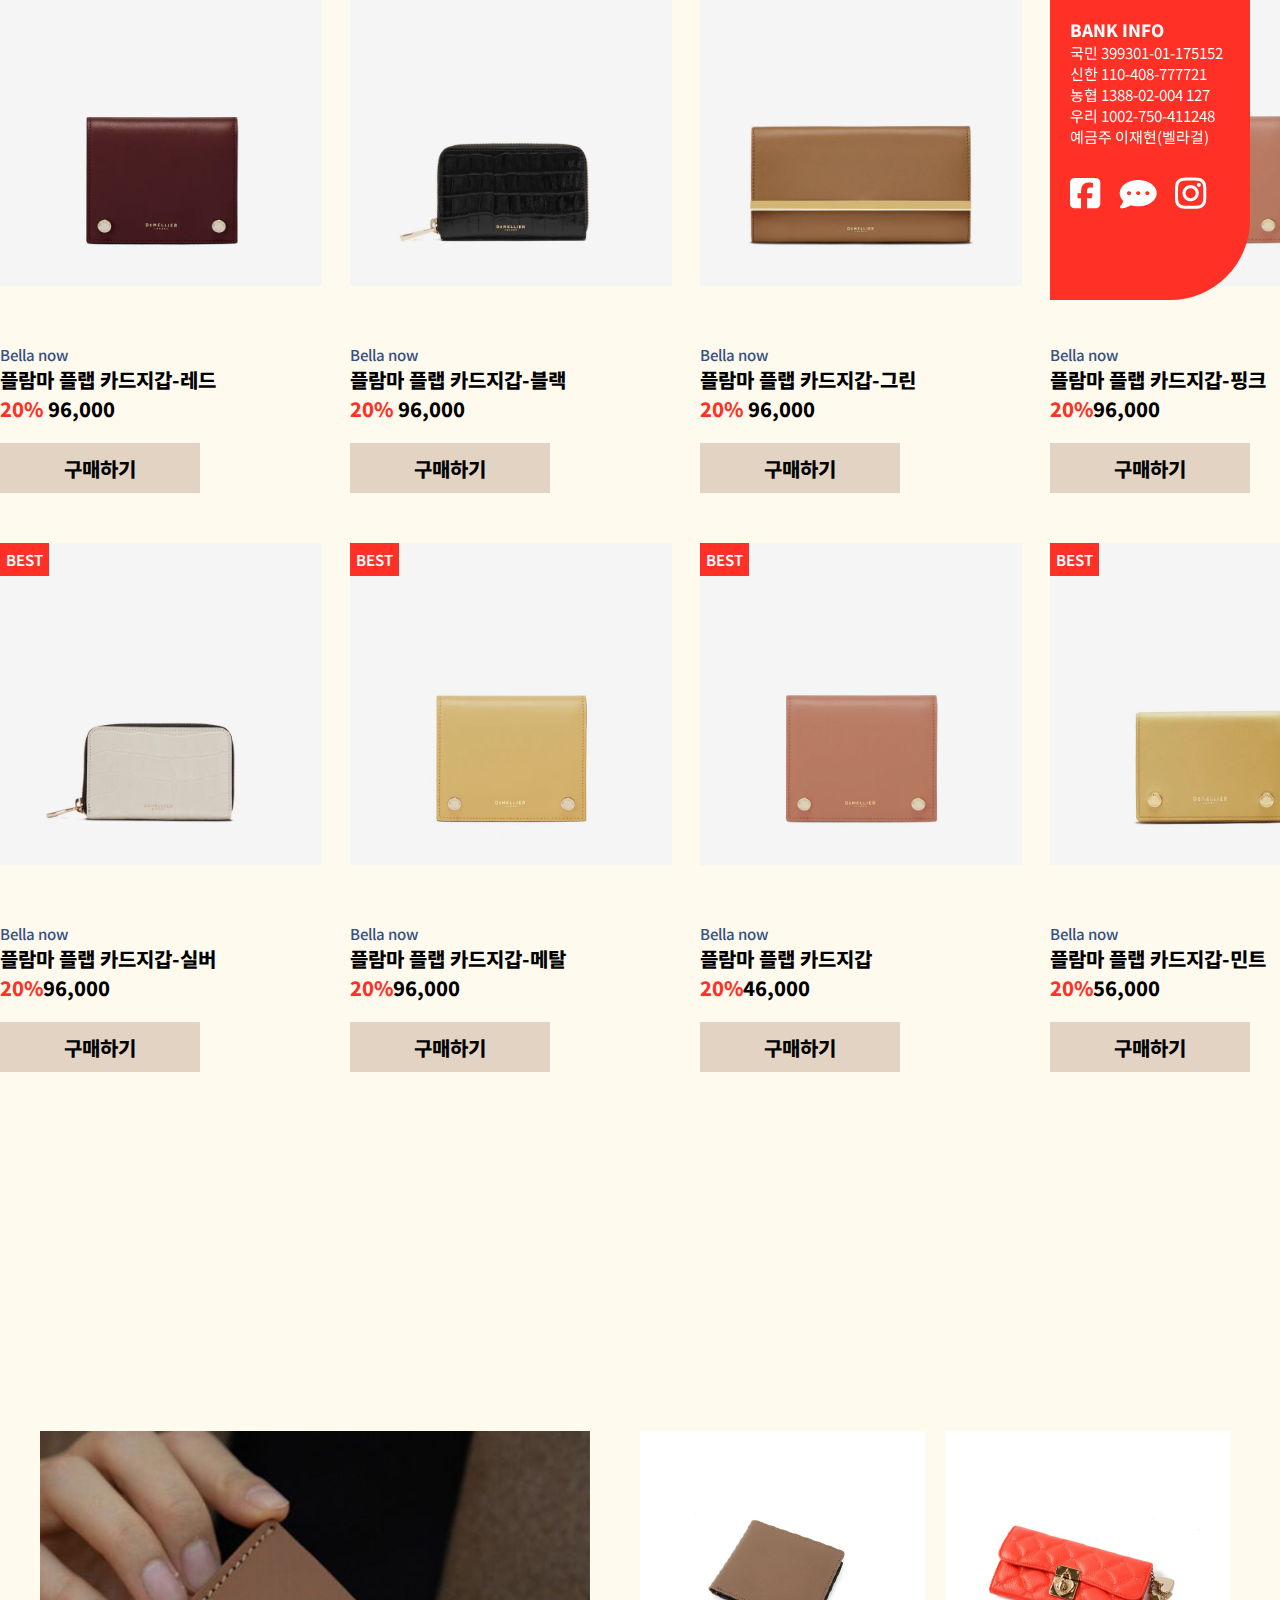
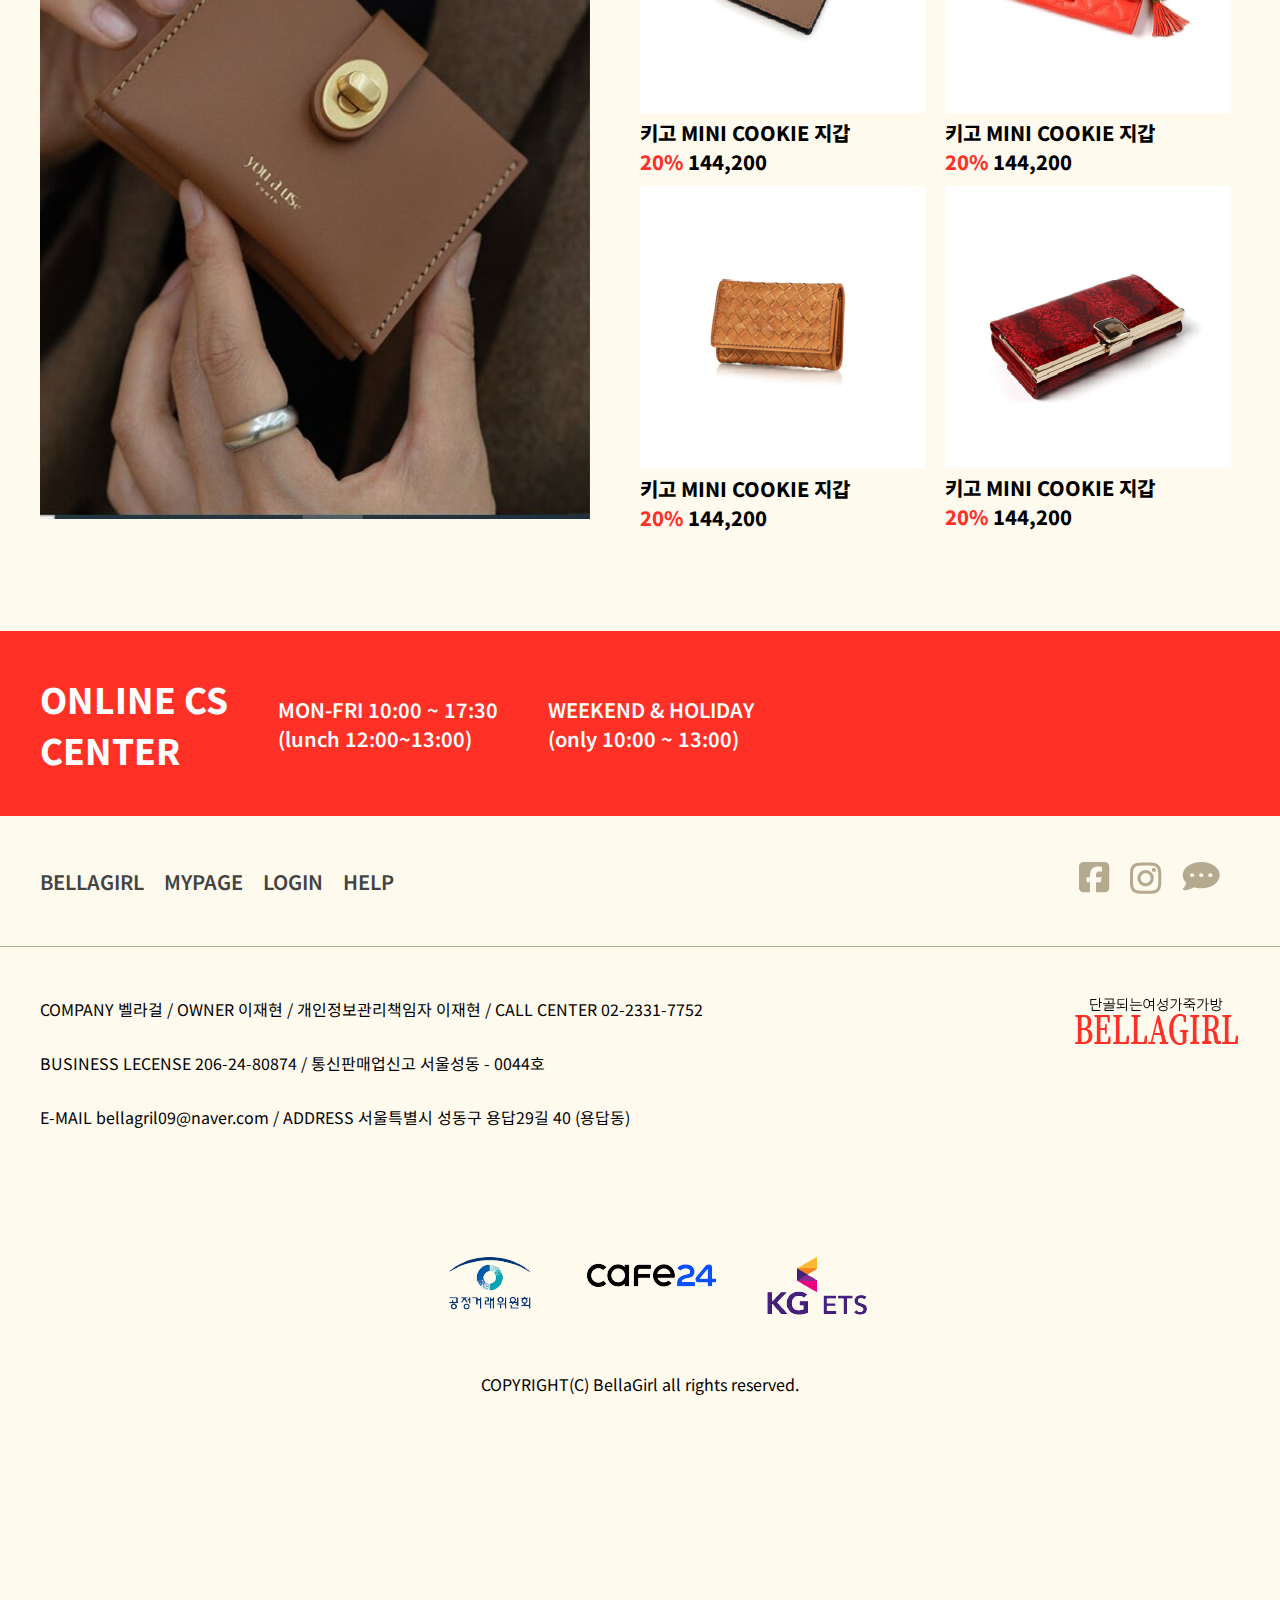
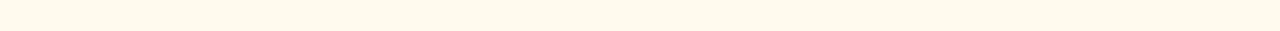
<file: sub2.html>
<!DOCTYPE html>
<html lang="en">
    <head>
        <meta charset="UTF-8">
        <meta name="viewport" content="width=device-width, initial-scale=1.0">
        <title>지갑 상세페이지</title>
        <link rel="preconnect" href="https://fonts.googleapis.com">
        <link rel="preconnect" href="https://fonts.gstatic.com" crossorigin>
        <link href="https://fonts.googleapis.com/css2?family=Noto+Sans+KR:wght@100..900&display=swap" rel="stylesheet">
        <link rel="stylesheet" href="./css/bellagirl_pc.css">
        <link rel="stylesheet" href="./css/bellagirl_tablet.css">
        <link rel="stylesheet" href="./css/bellagirl_mobile.css">
        <script src="./js/jquery-1.12.3.js"></script>
        <script src="./js/bellagirl.js"></script>
    </head>
    <body>
        <div class="fixed_menu">
            <div>CUSTOMER <br>
                 ORDER
            </div>
            <div class="fixed_info">
                <h3>전화</h3>
                <p>02-2231-7752</p>
                <h3>고객센터</h3>
                <p>02-2231-7752</p>
                <h3>BANK INFO</h3>
                <p>국민 399301-01-175152 <br>
                    신한 110-408-777721<br>
                    농협 1388-02-004 127<br>
                    우리 1002-750-411248<br>
                    
                    예금주 이재현(벨라걸)</p>
                <div class="fixed_sns">
                    <a href="#"><img src="./img/facebook_1.png" alt="페이스북"></a>
                    <a href="#"><img src="./img/kakao_1.png" alt="카카오"></a>
                    <a href="#"><img src="./img/insta_1.png" alt="인스타그램"></a>
                </div>
            </div>
        </div >
        <header>
            <div class="inner_content header_logo">
                <h1 class="logo">
                    <a href="./index.html"><img src="./img/main_logo.png" alt="벨라걸 메인로고"></a>
                </h1>
                <ul class="login">
                    <li><a href="#">LOGIN /</a></li>
                    <li><a href="#">JOIN /</a></li>
                    <li><a href="#">CONTACT US /</a></li>
                    <li><a href="#">MY PAGE</a></li>
                </ul>
            </div>
            <nav>
                <ul class="gnb">
                    <li>
                        <a href="./sub1.html">BAG</a>
                        <ul>
                            <li><a href="./sub1.html">가방</a></li>
                            <li><a href="./sub1.html">all</a></li>
                            <li><a href="./sub1.html">숄더백</a></li>
                            <li><a href="./sub1.html">크로스백</a></li>
                            <li><a href="./sub1.html">토트백</a></li>
                            <li><a href="./sub1.html">백팩</a></li>
                        </ul>
                    </li>
                    <li>
                        <a href="./sub2.html">WALLET</a>
                        <ul>
                            <li><a href="./sub2.html">지갑</a></li>
                            <li><a href="./sub2.html">all</a></li>
                            <li><a href="#">여성지갑</a></li>
                            <li><a href="#">남성지갑</a></li>
                            <li><a href="#">카드지갑</a></li>
                            <li><a href="#">액세서리</a></li>
                        </ul>
                    </li>
                    <li>
                        <a href="./sub1.html">BEST</a>
                        <ul>
                            <li><a href="#">BEST</a></li>
                            <li><a href="#">ALL</a></li>
                            <li><a href="#">프리미엄</a></li>
                            <li><a href="#">캔버스 백</a></li>
                            <li><a href="#">클러치 백</a></li>
                            <li><a href="#">클러치</a></li>
                        </ul>
                    </li>
                    <li>
                        <a href="./index.html">EVENT</a>
                        <ul>
                            <li><a href="#">EVENT</a></li>
                            <li><a href="#">50%</a></li>
                            <li><a href="#">30%</a></li>
                            <li><a href="#">시즌오프</a></li>
                            <li><a href="#">특별할인</a></li>
                        </ul>
                    </li>
                </ul>
                <ul class="lnb">
                    <a href="#"><img src="./img/searching.png" alt="돋보기아이콘"></a>
                </ul>
            </nav>
        </header>
        <div class="allcontent">
            <section class="sub2_s1">
            </section>
        </div>
        <div class="allcontent subpage">
            <section class="sub_s1 sub2_s1">
                <div>
                    <img src="./img2/main_img2.jpg" alt="벨라걸 메인페이지 이미지">
                </div>
            </section>
            <!-- <section class="sub2_s2">
                <div class="inner_content">
                    <section></section>
                    <section></section>
                    <section></section>
                </div>
            </section> -->
            <section class="sub2_s1_1">
                <img src="./img2/banner23.png" alt="">
                <h3>BELLA GIRL WALLET</h3>
            </section>
            <section class="s3 sub_s2 sub2_s3">
                <div class="inner_content">
                    <div class="new">
                        <h2 class="bigtitle">NEW ARRIVAL</h2>
                        <p>벨라걸 주간 신상품</p>
                    </div>
                        <ul class="s3_list">
                            <li>
                                <div class="inner_img">
                                <p>BEST</p>
                                <img src="./img2/wa1.jpg" alt="가방">
                                </div>
                                <p class="bella_now">Bella now</p>
                                <p class="product_name">플람마 플랩 카드지갑-레드</p>
                                <p class="product_price"><b>20%</b> 96,000</p>
                                <p class="product_btn"><a href="#">구매하기</a></p>
                            </li>
                            <li>
                                <div class="inner_img"> 
                                <p>BEST</p>
                                <img src="./img2/wa2.jpg" alt="가방">
                                </div>
                                <p class="bella_now">Bella now</p>
                                <p class="product_name">플람마 플랩 카드지갑-블랙</p>
                                <p class="product_price"><b>20%</b> 96,000</p>
                                <p class="product_btn"><a href="#">구매하기</a></p>
                            </li>
                            <li>
                                <div class="inner_img">
                                <p>BEST</p>
                                <img src="./img2/wa3.jpg" alt="가방">
                                </div>
                                <p class="bella_now">Bella now</p>
                                <p class="product_name">플람마 플랩 카드지갑-그린</p>
                                <p class="product_price"><b>20%</b> 96,000</p>
                                <p class="product_btn"><a href="#">구매하기</a></p>
                            </li>
                            <li>
                                <div class="inner_img">
                                <p>BEST</p>
                                <img src="./img2/wa4.jpg" alt="가방">
                                </div>
                                <p class="bella_now">Bella now</p>
                                <p class="product_name">플람마 플랩 카드지갑-핑크</p>
                                <p class="product_price"><b>20%</b>96,000</p>
                                <p class="product_btn"><a href="#">구매하기</a></p>
                            </li>
                        </ul>
                        <ul class="s3_list">
                            <li>
                                <div class="inner_img">
                                <p>BEST</p>
                                <img src="./img2/wa5.jpg" alt="가방">
                                </div>
                                <p class="bella_now">Bella now</p>
                                <p class="product_name">플람마 플랩 카드지갑-실버</p>
                                <p class="product_price"><b>20%</b>96,000</p>
                                <p class="product_btn"><a href="#">구매하기</a></p>
                            </li>
                            <li>
                                <div class="inner_img">
                                <p>BEST</p>
                                <img src="./img2/wa6.jpg" alt="가방">
                                </div>
                                <p class="bella_now">Bella now</p>
                                <p class="product_name">플람마 플랩 카드지갑-메탈</p>
                                <p class="product_price"><b>20%</b>96,000</p>
                                <p class="product_btn"><a href="#">구매하기</a></p>
                            </li>
                            <li>
                                <div class="inner_img">
                                <p>BEST</p>
                                <img src="./img2/wa4.jpg" alt="가방">
                                </div>
                                <p class="bella_now">Bella now</p>
                                <p class="product_name">플람마 플랩 카드지갑</p>
                                <p class="product_price"><b>20%</b>46,000</p>
                                <p class="product_btn"><a href="#">구매하기</a></p>
                            </li>
                            <li>
                                <div class="inner_img">
                                <p>BEST</p>
                                <img src="./img2/wa7.jpg" alt="가방13">
                                </div>
                                <p class="bella_now">Bella now</p>
                                <p class="product_name">플람마 플랩 카드지갑-민트</p>
                                <p class="product_price"><b>20%</b>56,000</p>
                                <p class="product_btn"><a href="./sub3.html">구매하기</a></p>
                            </li>
                        </ul>
                     </div>
                </div>
            </section>
            <section class="sub2_s4">
                <div class="sub2_s4_img">
                     <!-- <img src="./img2/banner6.png" alt="지갑 배너 ">
                <h3>벨라걸의 <br> 스페셜한 <br> 악세서리 모음전</h3> -->
                </div>
            </section>
            <section class="sub_s5 sub_s5">
                <div class="inner_content">
                    <div class="sub_s5_img">
                        <a href="#"><img src="./img2/main_img3.jpg" alt="벨라걸 가방 이미지"></a>
                    </div>
                    <div class="sub_s5_bag">
                        <a href="#">
                            <img src="./img2/wa10.png" alt="가방5">
                            <p class="product_name">키고 MINI COOKIE 지갑</p>
                            <p class="product_price"><b>20%</b> 144,200</p>
                        </a>
                        <a href="#"><img src="./img2/wa11.png" alt="가방6">
                            <p class="product_name">키고 MINI COOKIE 지갑</p>
                            <p class="product_price"><b>20%</b> 144,200</p></a>
                        <a href="#"><img src="./img2/wa12.png" alt="가방7">
                            <p class="product_name">키고 MINI COOKIE 지갑</p>
                            <p class="product_price"><b>20%</b> 144,200</p></a>
                        <a href="#"><img src="./img2/wa13.png" alt="가방8">
                            <p class="product_name">키고 MINI COOKIE 지갑</p>
                            <p class="product_price"><b>20%</b> 144,200</p></a>
                    </div>
                </div>
            </section>

            <footer>
                <div class="online">
                    <div class="footer_width">
                        <p>ONLINE CS<br>CENTER</p>
                        <p>MON-FRI 10:00 ~ 17:30 <br> (lunch 12:00~13:00)</p>
                        <p>WEEKEND & HOLIDAY <br>(only 10:00 ~ 13:00)</p>
                    </div>
                </div>
                <div class="info_1">
                    <div class="footer_width">
                        <div>
                            <a href="#"><p>BELLAGIRL</p></a>
                            <a href="#"><p>MYPAGE</p></a>
                            <a href="#"><p>LOGIN</p></a>
                            <a href="#"><p>HELP</p></a>
                        </div>
                        <div>
                            <a href="#"><img src="./img/facebook.png" alt="페이스북"></a>
                            <a href="#"><img src="./img/insta.png" alt="인스타그램"></a> 
                            <a href="#"><img src="./img/kakao.png" alt="카카오톡"></a>
                        </div>
                    </div> 
                </div>
                <div class="info_2">
                    <div class="footer_width">
                        <div>
                            <p>COMPANY 벨라걸 / OWNER 이재현 / 개인정보관리책임자 이재현 /  CALL CENTER 02-2331-7752 </p><br>
                            <p>BUSINESS LECENSE 206-24-80874 / 통신판매업신고 서울성동 - 0044호 </p><br>
                            <p>E-MAIL bellagril09@naver.com / ADDRESS 서울특별시 성동구 용답29길 40 (용답동)
                            </p>
                        </div>
                        <div>
                            <img src="./img/Bella logo.png" alt="벨라로고">
                        </div>
                    </div>
                </div>
                <div class="info_3">
                    <div>
                        <a href="#"><img src="./img/footer_logo.png" alt="로고1"></a>
                        <a href="#"><img src="./img/footer_logo (2).png" alt="로고2"></a>
                        <a href="#"><img src="./img/footer_logo (3).png" alt="로고3"></a>
                    </div>
                    <p>COPYRIGHT(C) BellaGirl all rights reserved.</p>
                </div>
            </footer>
        </div>
    </body>
</html>
</file>
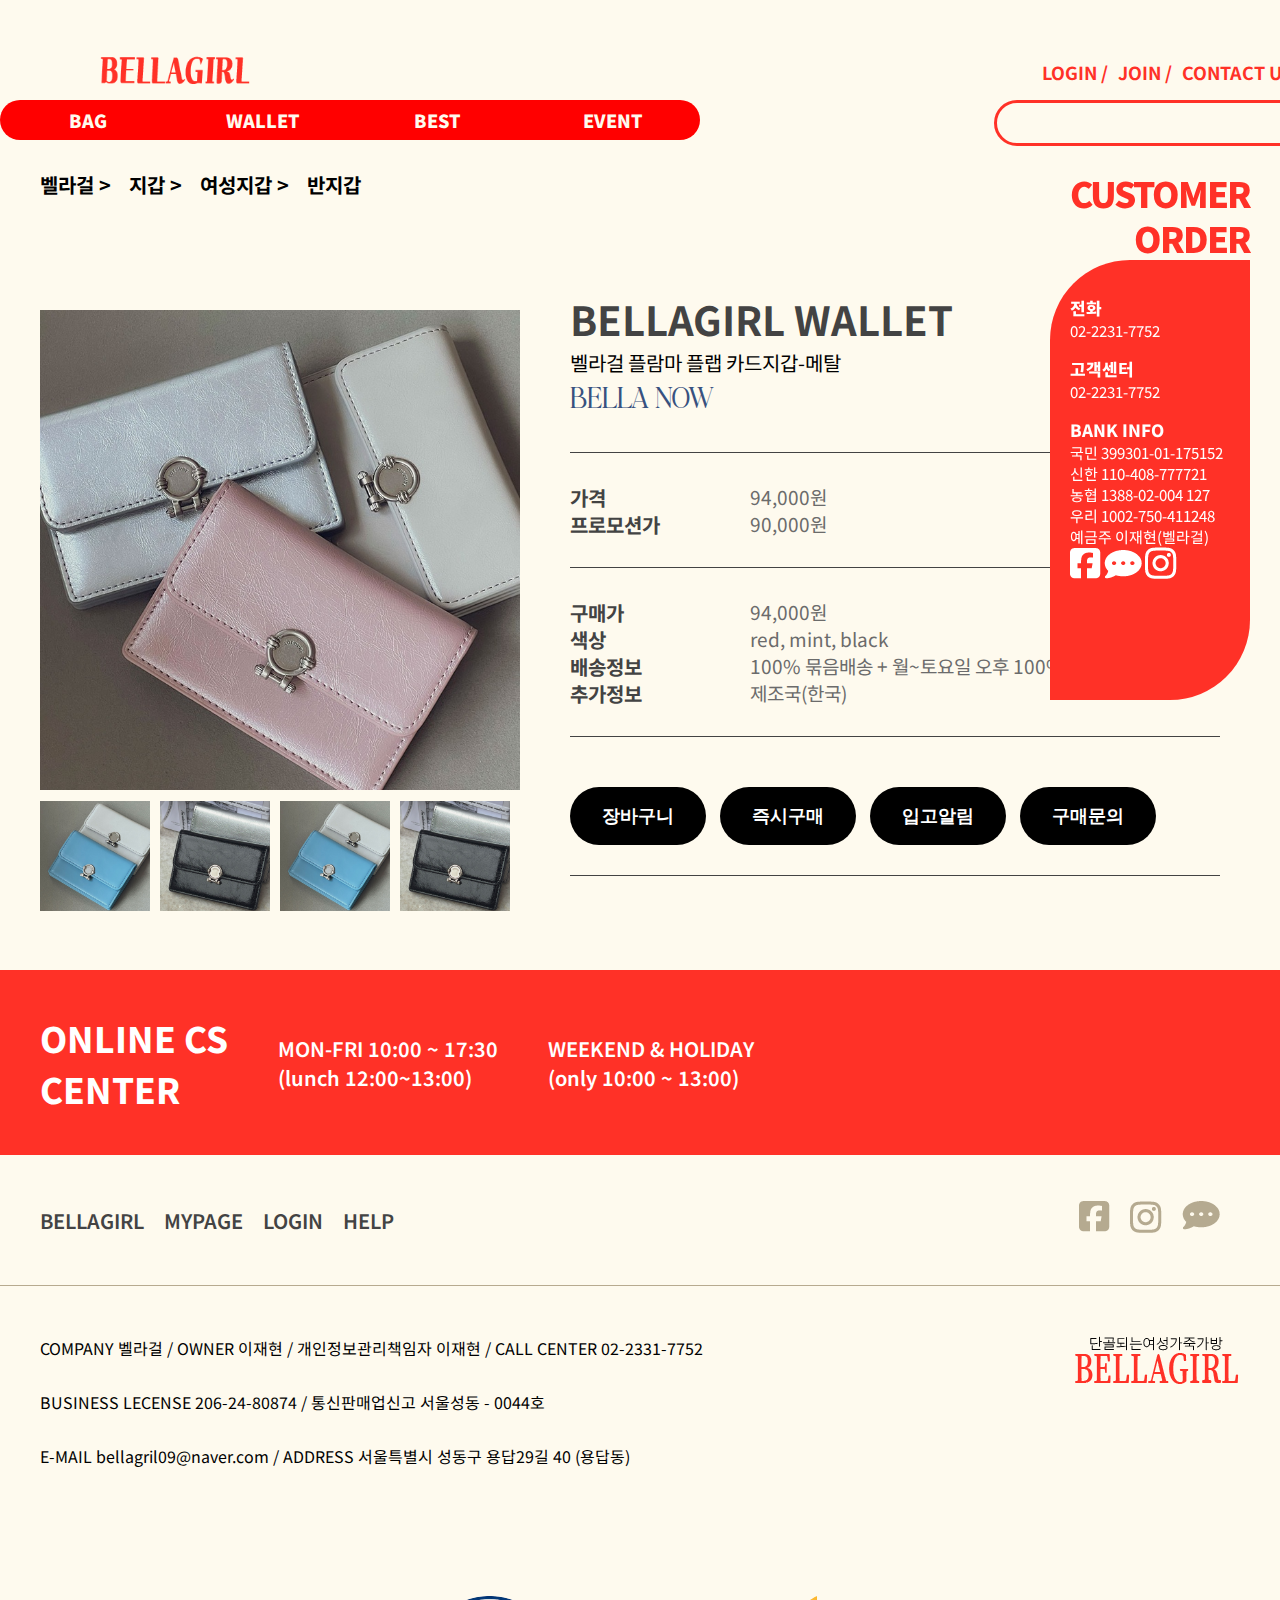
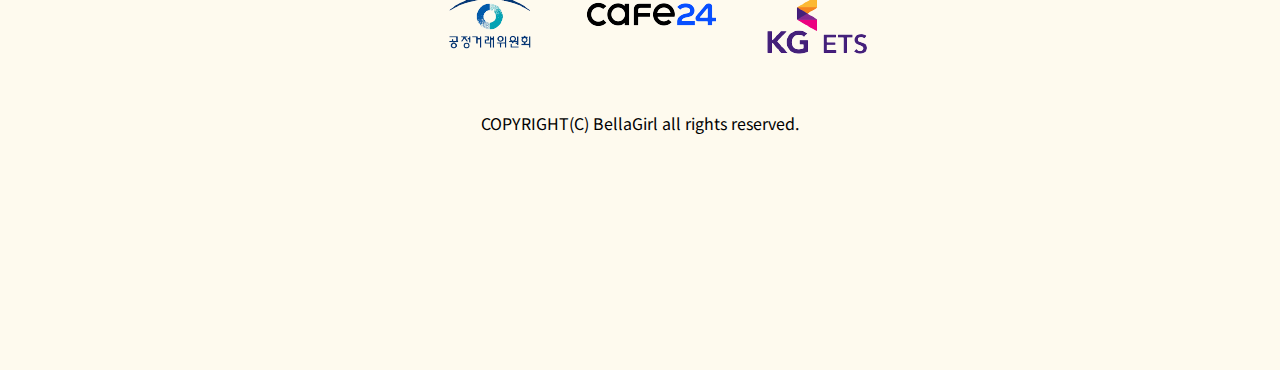
<file: sub3.html>
<!DOCTYPE html>
<html lang="en">
<head>
    <meta charset="UTF-8">
    <meta name="viewport" content="width=device-width, initial-scale=1.0">
    <title>Document</title>
    <link rel="preconnect" href="https://fonts.googleapis.com">
    <link rel="preconnect" href="https://fonts.gstatic.com" crossorigin>
    <link href="https://fonts.googleapis.com/css2?family=Noto+Sans+KR:wght@100..900&display=swap" rel="stylesheet">
    <link rel="stylesheet" href="./css/bellagirl_pc.css">
    <link rel="stylesheet" href="./css/bellagirl_tablet.css">
    <link rel="stylesheet" href="./css/bellagirl_mobile.css">
</head>
<body>
    <div class="fixed_menu_sub">
        <div>CUSTOMER <br>
             ORDER
        </div>
        <div class="fixed_info_sub">
            <h3>전화</h3>
            <p>02-2231-7752</p>
            <h3>고객센터</h3>
            <p>02-2231-7752</p>
            <h3>BANK INFO</h3>
            <p>국민 399301-01-175152 <br>
                신한 110-408-777721<br>
                농협 1388-02-004 127<br>
                우리 1002-750-411248<br>
                
                예금주 이재현(벨라걸)</p>
            <div class="fixed_sns_sub">
                <a href="#"><img src="./img/facebook_1.png" alt="페이스북"></a>
                <a href="#"><img src="./img/kakao_1.png" alt="카카오"></a>
                <a href="#"><img src="./img/insta_1.png" alt="인스타그램"></a>
            </div>
        </div>
    </div>
    <header>
        <div class="inner_content header_logo">
            <h1 class="logo">
                <a href="./index.html"><img src="./img/main_logo.png" alt="벨라걸 메인로고"></a>
            </h1>
            <ul class="login">
                <li><a href="#">LOGIN /</a></li>
                <li><a href="#">JOIN /</a></li>
                <li><a href="#">CONTACT US /</a></li>
                <li><a href="#">MY PAGE</a></li>
            </ul>
        </div>
        <nav>
            <ul class="gnb">
                <li>
                    <a href="./sub1.html">BAG</a>
                    <ul>
                        <li><a href="./sub1.html">가방</a></li>
                        <li><a href="./sub1.html">all</a></li>
                        <li><a href="./sub1.html">숄더백</a></li>
                        <li><a href="./sub1.html">크로스백</a></li>
                        <li><a href="./sub1.html">토트백</a></li>
                        <li><a href="./sub1.html">백팩</a></li>
                    </ul>
                </li>
                <li>
                    <a href="./sub2.html">WALLET</a>
                    <ul>
                        <li><a href="./sub2.html">지갑</a></li>
                        <li><a href="./sub2.html">all</a></li>
                        <li><a href="./sub2.html">여성지갑</a></li>
                        <li><a href="./sub2.html">남성지갑</a></li>
                        <li><a href="./sub2.html">카드지갑</a></li>
                        <li><a href="./sub2.html">액세서리</a></li>
                    </ul>
                </li>
                <li>
                    <a href="#">BEST</a>
                    <ul>
                        <li><a href="#">BEST</a></li>
                        <li><a href="#">ALL</a></li>
                        <li><a href="#">프리미엄</a></li>
                        <li><a href="#">캔버스 백</a></li>
                        <li><a href="#">클러치 백</a></li>
                        <li><a href="#">클러치</a></li>
                    </ul>
                </li>
                <li>
                    <a href="#">EVENT</a>
                    <ul>
                        <li><a href="#">EVENT</a></li>
                        <li><a href="#">50%</a></li>
                        <li><a href="#">30%</a></li>
                        <li><a href="#">시즌오프</a></li>
                        <li><a href="#">특별할인</a></li>
                    </ul>
                </li>
            </ul>
            <ul class="lnb">
                <a href="#"><img src="./img/searching.png" alt="돋보기아이콘"></a>
            </ul>
        </nav>
    </header>
    <div class="allcontent ">
        <section class="sub3_s1 inner_content">
            <div class="">
                <section>
                    <ul class="sub3_head">
                        <li>벨라걸 ></li>
                        <li>지갑 ></li>
                        <li>여성지갑 ></li>
                        <li>반지갑</li>
                    </ul>
                </section>
                <section>
                    <img src="./img2/wa8.jpg" alt="지갑 구매 이미지">
                </section>
                <section class="wallet_img">
                    <ul>
                        <li><img src="./img2/wa_1.jpg" alt=""></li>
                        <li><img src="./img2/wa_2.jpg" alt=""></li>
                        <li><img src="./img2/wa_1.jpg" alt=""></li>
                        <li><img src="./img2/wa_2.jpg" alt=""></li>
                    </ul>
                </section>
            </div>
            <div class="sub3_right">
                <section>
                    <h3>BELLAGIRL WALLET</h3>
                    <P>벨라걸 플람마 플랩 카드지갑-메탈</P>
                    <p class="sub3_now">BELLA NOW</p>
                </section>
                <section class="price">
                    <dl>
                        <dt>가격</dt>
                        <dd>94,000원</dd>
                        <dt>프로모션가</dt>
                        <dd>90,000원</dd>
                    </dl>
                </section>
                <section  class="price">
                    <dl>
                        <dt>구매가</dt>
                        <dd>94,000원</dd>
                        <dt>색상</dt>
                        <dd>red, mint, black</dd>
                        <dt>배송정보</dt>
                        <dd>100% 묶음배송 + 월~토요일 오후 100% 당일 발송
                        </dd>
                        <dt>추가정보</dt>
                        <dd>제조국(한국)</dd>
                    </dl>
                </section>
                <section class="sub3_btn">
                    <button>장바구니</button>
                    <button>즉시구매</button>
                    <button>입고알림</button>
                    <button>구매문의</button>
                </section>
            </div>
        </section>
        <section></section>
        <footer>
            <div class="online">
                <div class="footer_width">
                    <p>ONLINE CS<br>CENTER</p>
                    <p>MON-FRI 10:00 ~ 17:30 <br> (lunch 12:00~13:00)</p>
                    <p>WEEKEND & HOLIDAY <br>(only 10:00 ~ 13:00)</p>
                </div>
            </div>
            <div class="info_1">
                <div class="footer_width">
                    <div>
                        <a href="#"><p>BELLAGIRL</p></a>
                        <a href="#"><p>MYPAGE</p></a>
                        <a href="#"><p>LOGIN</p></a>
                        <a href="#"><p>HELP</p></a>
                    </div>
                    <div>
                        <a href="#"><img src="./img/facebook.png" alt="페이스북"></a>
                        <a href="#"><img src="./img/insta.png" alt="인스타그램"></a> 
                        <a href="#"><img src="./img/kakao.png" alt="카카오톡"></a>
                    </div>
                </div> 
            </div>
            <div class="info_2">
                <div class="footer_width">
                    <div>
                        <p>COMPANY 벨라걸 / OWNER 이재현 / 개인정보관리책임자 이재현 /  CALL CENTER 02-2331-7752 </p><br>
                        <p>BUSINESS LECENSE 206-24-80874 / 통신판매업신고 서울성동 - 0044호 </p><br>
                        <p>E-MAIL bellagril09@naver.com / ADDRESS 서울특별시 성동구 용답29길 40 (용답동)
                        </p>
                    </div>
                    <div>
                        <img src="./img/Bella logo.png" alt="벨라로고">
                    </div>
                </div>
            </div>
            <div class="info_3">
                <div>
                    <a href="#"><img src="./img/footer_logo.png" alt="로고1"></a>
                    <a href="#"><img src="./img/footer_logo (2).png" alt="로고2"></a>
                    <a href="#"><img src="./img/footer_logo (3).png" alt="로고3"></a>
                </div>
                <p>COPYRIGHT(C) BellaGirl all rights reserved.</p>
            </div>
        </footer>
    </div>
</body>
</html>
</file>
<file: css/bellagirl_pc.css>
@media (min-width: 1024px){


*{margin:0;padding:0;}
a{color:inherit;text-decoration:none;}
b,strong,h1,h2,h3,h4,h5,h6
{
    font-weight:inherit;font-size:inherit;
}
i,em,address
{ 
    font-style:inherit;
}
ul,ol,li{
    font-style: inherit; list-style: none;
}
table{border-collapse: collapse;}
img{max-width: 100%;}
input{outline: none;}

/* 공통으로적용 */
@font-face{
    font-family: 'billie';
    src: url(../font/Billie\ Eilish.otf);
}
html{
    font-family: "Noto Sans KR", sans-serif;
    font-size: 16px;
    overflow-x: hidden;
}
header{
    background: #FEFAEE;
    height: 170px;
}
.allcontent{
    background: #FEFAEE;
    width: 100%;
}
.inner_content{
    width: 1200px;
    margin: 0 auto;
}
.fixed_menu{
    z-index:1000;
    position: fixed;
    right: 30px;
    bottom: -1000px;
    transition: all 0.5s ease 0s;
}
.fixed_menu>div:nth-of-type(1){
    z-index:1000;
    font-size: 35px;
    text-align: right;
    font-weight: 900;
    color: #FF3127;
    letter-spacing: -2px;
    line-height:45px;
}
.fixed_info{                    
    color: white;
    background: #FF3127;
    border-radius: 80px 0 80px 0;
    z-index:1000;
    padding: 20px ;
    width: 160px;
    height: 400px;
    text-align: left;
    font-size: 15px;
}
.fixed_info>h3{
    margin-top: 15px;
    font-weight: 800;
    font-size: 17px;
}
.fixed_sns{
    margin-top: 30px;
}
.fixed_sns>a>img{
    margin-right: 15px;
}

.header_logo{
    width: 1400px;
    display: flex;
    justify-content: space-between;
    align-items: end;
}
.logo{
    padding-top: 50px;
    margin-left: 100px;
}
.logo>a>img{
    width: 150px;
}
.login{
    display: flex;
}
.login>li{
    color: #FF3127;
    font-size: 18px;
    font-weight: 700;
    margin-right: 10px;
    padding-bottom: 15px;
}
nav{
    display: flex;
    justify-content: space-between;
    width: 1400px;
    margin: 0 auto;
    font-weight: 600;
}
.gnb{
    display: flex;
    background: red;
    border-radius: 20px;
    color: #FEFAEE;
    font-size: 18px;
    width: 700px;
    height: 40px;
    align-content: center;
    align-self: flex-start;
    display: flex;
    justify-content: space-around;
    align-items: center;
}
.gnb::before{
    content: "";
    position: absolute;
    width: 100%;
    height:0;
    background:  #FEFAEE;
    left: 0;
    top: 147px;
    transition: all 0.6s ease 0s;
    z-index: 100;
}
.gnb:hover:before{
    height: 300px;
}
.gnb>li{
    width: 150px;
    position: relative;
    height: 50px;
    display: flex;
    justify-content: center;
    align-items:center ;

}
.gnb>li:hover{
    color: #000000;
}
.gnb>li>a{
    font-weight: 900;
    display: flex;
    justify-content: center;
    align-items: center;
}
.gnb>li>ul{
    color: #000000;
    position: absolute;
    left: 0;
    top: 50px;
    width: 100%;
    height: 0px;
    overflow: hidden;
    z-index: 200;
    transition: all 0.6s ease 0s;
}
.gnb:hover>li>ul{
    height: 300px;
}
.gnb>li>ul>li>a{
    padding: 10px;
    padding-top: 10px;
    display: block;
}
.gnb>li>ul a:hover{
    color: #d42a2a;
    font-weight: 800;
    border-bottom: 2px solid #FF3127;
}
.lnb{
    display: flex;
    border:3px solid #FF3127;
    color: #FEFAEE;
    border-radius: 30px;
    font-size: 18px;
    width: 400px;
    height: 40px;
    display: flex;
    justify-content: space-between;
    align-items: center;
    flex-direction: row-reverse;
}
.lnb>a{
    margin-right: 30px;
}

/* s1 */

.s1{
    height: 1200px;
}
.inner_s1{
    margin: 0 auto;
    text-align: center;
}
.background{
    width: 100%;
    position: relative;
}
.main_logo>img{
    display: flex;
    justify-content: flex-end;
    margin: 0 auto;
    margin-top: 100px;
}
img.bella{
    width: 34%;
    height: 71%;
    position: absolute;
    left: 50%;
    bottom: 250px;
    transform: translate(-50%, 0);
    object-fit: cover;
    object-position: 50% 10%;
    line-height: 0;
}
.s2_1{
    display: none;
}
/* s2 */
ul.main_train{
    margin: 0 auto;
    width: 400%;
    height: 100%;
    display: flex;
    transition:all 1s ease 0s;
    line-height: 0;
}
ul.main_train>li{
    flex:1;
}

.main_station{
    width: 1920px;
    height: 850px;
    overflow: hidden;
    margin: 0 auto;
}

/* s3 */
.s3{
    height: 1100px;
}
.bigtitle{
    font-size: 60px;
    font-weight: 900;
    padding-top: 150px;
}
.new>p{
    font-size: 25px;
    font-weight: 700;
    margin-bottom: 60px;
}
.bag_station{
    width: 100%;
    height: 600px;
    margin: 0 auto;
    overflow: hidden;
}
.bag_train {
    width: 200%;
    height: 100%;
    display: flex;
    transition: all 0.8s ease 0s;
}
.train>li{
    flex:1;
    position: relative;
}
.train>li>img{
    height: 100%;
    width: 100%;
    object-fit: cover;
}
.controler a{
    font-size: 15px;
    font-weight: 800;
    background: #000000;
    color: #FEFAEE;
    border-radius: 15px;
    padding: 5px 20px;
    align-self: center;
    margin-left: 10px;
}
.s3_list{
    display: flex;
    flex-wrap: nowrap;
    font-size: 19px;
    font-weight: 500;
}
.s3_list>li{
    box-sizing: border-box;
    margin-right: 28px;
    width: calc((100% - 84px)/4);
    margin-bottom: 30px;
    /* flex: 1; */
    /* 줄바꿈을 위해서 리스트너비 정해주기 */
}
.type3 ul>li:nth-of-type(4n){
    margin:0;
    /* 4n 수식으로 지정해서 일일이 마진값 안빼도 됨 */
}
.inner_img>p{
    position: absolute;
    z-index: 0.5;
    left: 0;
    top: 0;
    background: #FF3127;
    color: #fff;
    padding: 6px;
    font-size: 15px;
    font-weight: 600;
}
.inner_img{
    position: relative;
    height: 300px;
}
.inner_img>li>img{
    width: 100%;
    height: 100%;
    object-fit:cover;
}
.bella_now{
    color: #37517F;
    font-size: 15px;
}
.product_name{
    font-size: 20px;
    font-weight: 800;
    margin-bottom: 20px;
}
.product_price{
    font-size: 20px;
    font-weight: 800;
    margin-top: 20px;
    margin-bottom: 20px;
}
.product_price>b{
    color: #FF3127;
}
.product_btn{
    font-size: 20px;
    font-weight: 800;
    margin-top: 20px;
    margin-bottom: 20px;
    background: #E2D3C3;
    width: 200px;
    height: 50px;
    align-items: center;
    display: flex;
    justify-content: center;
}


/* s4 */
section.s4:after {
    content: "";
    position: absolute;
    left: 0;
    top: 0;
    width: 100%;
    height: 300px;
    background: #FEFAEE;
    /* z-index: -1; */
}
.s4{
    /* background: #FF3127; */
    height: 1700px;
    position: relative;
    background: #FF3127;
}
.s4>.inner_content{
    position: relative;
    z-index: 1;
}
.s4>.inner_content>.bag_section{
    display: flex;
}
.monthly_best>img{
    width: 1400px;
    height: auto;
    position: relative;
}
.monthly_text{
    position: absolute;
    bottom: 950px;
    left: 0px;
    color: #FEFAEE;
    font-size: 70px;
    font-weight: 900;
    z-index: 2;
    line-height:70px;
    margin-bottom: 30px;
}
.monthly_text1{
    color: #FEFAEE;
    font-size: 25px;
    font-weight: 700;
}

/* 자바 움직이는 효과 */
.rightToleft{
    margin-left: auto;
    transition: all 1.2s ease 0s;
    opacity: 0;
    transform: translateX(-200px);
}
.rightToleft.on{
    opacity: 1;
    transform: translateX(0);
}

.bag_section>.bag_3{
margin-top: 140px;
}
.bag_section>.bag_2{
    width: 600px;
    object-fit: contain;
    margin-top: 314px;
}
.summer_collection{
    font-size: 20px;
    font-weight: 400;
    color: #ffffff;
    position: absolute;
    right:0;
    top: 50%;
    text-align: right;
}
.summer_co{ 
    font-size: 85px; 
    font-weight: 900;
    line-height:77px;
    margin-bottom: 30px;
    font-family: 'billie';
    letter-spacing: 6px;
}
button{
    border: 0;
    background-color: black;
    border-radius: 30px;
    font-size: 25px;
    font-weight: 700;
    color: #fff;
    padding: 5px 60px;
    height: 58px;
    margin-top: 20px;
    cursor: pointer;
}
button:hover{
    background: #ffffff7a;
    color: #000000;
}

/* s5 */
.s5{
    padding: 300px 0;
    position: relative;
    margin: 0 auto;
}
.inner_s5{
    width: 100%;
    margin:0 auto;
    text-align: center;
    position: relative;
}
.inner_s5>p{
    background: #FF3127;
    border-radius: 100px;
    width: 100px;
    height: 100px;
    position: absolute;
    right: 240px;
    top: 50px;
}
.bella_logo{
    display: flex;
    justify-content: end;
}
.weekly_best1{
    position: absolute;
    left:250px;
    top: 50%;
    text-align: left;
    color: #FEFAEE;
    font-size: 24px;
    font-weight: 600;
    line-height:77px
}
.weekly_best{
    font-size: 85px;
    font-weight: 900;
    color: #ffffff;
    /* position: absolute;
    left:300px;
    top: 50%; */
}

/* s6 */
.inner_s6{
    width: 100%;
    max-width: fit-content;
    margin:0 auto;
    text-align: center;
    line-height: 0;
}
.summer{
    font-size:105px;
    font-weight: 700;
    font-family: 'billie';
    letter-spacing:6px;
    line-height: 113px;
}
.what{
    display: flex;
    justify-content: space-around;
    font-size: 25px;
    font-weight: 600;
    font-family: 'billie';
    line-height: 30px;
}

/* footer */
footer{
    height: 1000px;
    background: #FEFAEE;
}
.footer_width{
    width: 1200px;
    margin: 0 auto;
}
    
.online{
    height: 185px;
    background: #FF3127;
    color: #ffffff;
    display: flex;
    align-items: center;
}
.online>.footer_width{
    display: flex;
    font-size: 20px;
    font-weight: 600;
    align-items: center;
}
.online>.footer_width>p:nth-of-type(1){
    font-size: 35px;
    font-weight: 800;
    margin-right: 50px;
}
.online>.footer_width>p:nth-of-type(2){
    margin-right: 50px;
}
.info_1{
    border-bottom: 1px solid #B7AA8F;
}
.info_1>.footer_width{
    display: flex;
    color: #434343;
    font-size: 20px;
    font-weight: 600;
    height: 130px;
    align-items: center;
    justify-content: space-between;
}
.info_1>.footer_width>div{
    display: flex;
}
.info_1>.footer_width>div>a{
    margin-right: 20px;
}
.info_1>.footer_width>div:last-of-type>img{
    margin-left: 50px;
}

.info_2>div{
    display: flex;
    margin-top: 50px;
    justify-content: space-between;
}
.info_2>.footer_width>div:nth-of-type(1)>p{
    margin-bottom: 6px;
}
.info_3{
    padding-top: 100px;
}
.info_3>div{
    margin: 0 auto;
    text-align: center;
    margin-bottom: 50px;
}
.info_3>div>a{
    margin-left: 30px;
    text-align: center;
}
.info_3>p{
    text-align: center;
}


/* sub_s1 */
.sub_s1{
    margin: 0 auto;
    background: #FEFAEE;
}
.sub_s1>div{
    margin: 0 auto;
    display: flex;
    justify-content: center;
    padding: 30px;
}
.sub_s1 img{
    border-radius: 20px;
}
/* sub_s2 */
.sub_s2{
    height:1200px;
}
.sub_s2 .bigtitle{
    padding-top: 40px;
}
.sub_s2 .product_price{
    margin-top:0;
}
.sub_s2 .product_name {
    font-size: 20px;
    font-weight: 800;
    margin: 0;
}
.sub_s3 .bigtitle{
    padding-top:40px;
}
/* sub_s3 */
.sub_s3{
    height: 980px;
    background: #FEFAEE;
}

.sub_s4{
    height: 700px;
    background: #FEFAEE;
    padding-top: 50px;
}
.sub_s4 .inner_content{
    position: relative;
    height: 100%;

}
.sub_s4 .inner_content{
    background: #eee;
    font-family: Helvetica Neue, Helvetica, Arial, sans-serif;
    font-size: 14px;
    color: #000;
    margin: 0px auto;
    padding: 0;
}
.sub_s4 .swiper {
    width: 100%;
    height: 100%;
}
.sub_s4 .swiper-slide {
    text-align: center;
    font-size: 18px;
    background: #fff;
    display: flex;
    justify-content: center;
    align-items: center;
    position: relative;
}
.sub_s4 .swiper-slide img {
    display: block;
    width: 100%;
    height: 100%;
    object-fit: cover;
}
.sub_s4_text{
    position: absolute;
    left: 50%;
    top: 50%;
    transform: translate(-50%, -50%);
    color: #FEFAEE;
    font-size: 80px;
    font-weight: 800;
    z-index: 5;
}
/* sub_s5 */
.sub_s5{
    height: 800px;
    background: #FEFAEE;
    padding-top: 90px;
}
.sub_s5 .inner_content{
    display: flex;
    justify-content: space-between;
}
.sub_s5_img{
    width: 550px;
}
.sub_s5_bag{
    width: 600px;
    display: grid;
    grid-template-columns: 1fr 1fr;
    gap: 10px;
}
.sub_s5_bag .product_name{
    font-size: 20px;
    font-weight: 800;
    margin: 0;
}
.sub_s5_bag .product_price{
    font-size: 20px;
    font-weight: 800;
    margin: 0;
}
/* sub_s6 */
.sub_s6{
    height: 1000px;
    background: #FEFAEE;
}
.sub_s6_box{
    display: flex;
}
.sub_s6_box section{
    flex:1;
    height: 500px;
    margin-right: 10px;
    border-radius: 15px;
}
.sub_s6_box section:hover{
    filter: grayscale(90%);
}
.sub_s6_box section:first-of-type{
    background: url(../img2/bag_box1.jpg) no-repeat 50% 50% / cover;
}
.sub_s6_box section:nth-of-type(2){
    background: url(../img2/bag_box2.jpg) no-repeat 50% 50% / cover;
}
.sub_s6_box section:last-of-type{
    background: url(../img2/bag_box3.jpg) no-repeat 50% 50% / cover;
    margin: 0;
}

/* sub2_s2 */
.sub2_s1>div{
    margin: 0 auto;
    display: flex;
    justify-content: center;
    padding: 30px 30px 0 30px;
}
.sub2_s1_1{
    position: relative;
}
.sub2_s1_1 h3{
    position: absolute;
    left: 260px;
    bottom: 250px;
    font-size: 85px;
    font-weight: 800;
    color: rgb(67, 182, 144);
}
.sub2_s2{
    height: 300px;
}
.sub2_s2>.inner_content{
    width: 1400px;
    display: flex;
    flex: 1;
    border: 1px solid red;
}
.sub2_s2 section{
    flex: 1;
    border: 1px solid red;
    height: 300px;
}
/* sub2_s3 */
.sub2_s3{
    height: 1500px;
}
.sub2_s3 .inner_content{
    width: 1400px;
}
.sub2_s3 .inner_img{
height: 380px;
}
.sub2_s3 .img{
    height: 275px;
    object-fit: cover;
}
/* sub2_s4 */
.sub2_s4{
    height: 100px;
    background-color: #FEFAEE;
    position: relative;
}
.sub2_s4 h3{
    position: absolute;
    left: 100px;
    bottom: 50px;
    font-size: 80px;
    font-weight: 800;
}


/* sub3_s1 */
.sub3_s1{
    height: 800px;
    background: #FEFAEE;
    font-size: 20px;
    display: flex;
}
.sub3_s1 img{
    width: 480px;
    object-fit: cover;
    margin-right: 200px;
    margin-top: 60px;
}
.sub3_now{
    font-family: 'billie';
    font-size: 30px;
    color: #37517F;
}
.wallet_img{
    width: 480px;
}
.wallet_img ul{
    display: flex;
    justify-content: center;
    align-items: center;
    width: 100%;
}
.wallet_img img{
    width: 110px;
    margin-right: 18px;
    margin-top: 5px;
}
.sub3_head{
    display: flex;
    font-size: 20px;
    font-weight: 700;
    height: 80px;
}
.sub3_head li{
    margin-right: 18px;
}
.sub3_right {
    padding-top: 100px;
}
.sub3_right h3{
    font-size: 40px;
    font-weight: 700;
    color: #434343;
}
.sub3_right section{
margin: 20px;
border-bottom:0.5px solid #434343;
margin-bottom: 30px;
padding-bottom: 30px;
width: 650px
}
.price dt{
    float: left;
    margin-right: 30px;
    color: #434343;
    font-weight: 700;
    width: 150px;
    height: 25px;
}
.price dd{
    font-size: 19px;
    color: #6b6b6b;
}
.button{
    display: flex;
    flex: 1;
}
.sub3_btn button{
margin-right: 10px;
font-size: 18px;
padding: 5px 32px;
}

/*구매페이지 픽스드 메뉴 */
.fixed_menu_sub{
    z-index:1000;
    position: fixed;
    right: 30px;
    bottom: 200px;
    transition: all 0.5s ease 0s;
}
.fixed_menu_sub>div:nth-of-type(1){
    z-index:1000;
    font-size: 35px;
    text-align: right;
    font-weight: 900;
    color: #FF3127;
    letter-spacing: -2px;
    line-height:45px;
}
.fixed_info_sub{                    
    color: white;
    background: #FF3127;
    border-radius: 80px 0 80px 0;
    z-index:2000;
    padding: 20px ;
    width: 160px;
    height: 400px;
    text-align: left;
    font-size: 15px;
}
.fixed_info_sub>h3{
    margin-top: 15px;
    font-weight: 800;
    font-size: 17px;
}
.fixed_sns{
    margin-top: 30px;
}
.fixed_sns>a>img{
    margin-right: 15px;
}
}
</file>
<file: css/bellagirl_tablet.css>
@media(min-width:768px) and (max-width:1023px){
*{margin:0;padding:0;}
a{color:inherit;text-decoration:none;}
b,strong,h1,h2,h3,h4,h5,h6
{
    font-weight:inherit;font-size:inherit;
}
i,em,address
{ 
    font-style:inherit;
}
ul,ol,li{
    font-style: inherit; list-style: none;
}
table{border-collapse: collapse;}
img{max-width: 100%;}
input{outline: none;}

/* 공통적용 */
@font-face{
    font-family: 'billie';
    src: url(../font/Billie\ Eilish.otf);
}
html{
    font-family: "Noto Sans KR", sans-serif;
    font-size: 15px;
    overflow-x: hidden;
}

header{
    background: #FEFAEE;
    height: 160px;
}

.allcontent{
    background: #FEFAEE;
    width: 100%;
}
.inner_content{
    width: 87%;
    margin: 0 auto;
}

.fixed_menu{
    z-index:1000;
    position: fixed;
    right: 30px;
    bottom: 100px;
    display: none;

}
.fixed_menu>div:nth-of-type(1){
    z-index:1000;
    font-size: 35px;
    text-align: right;
    font-weight: 900;
    color: #FF3127;
    letter-spacing: -2px;
    line-height:45px;
}
.fixed_info{                    
    color: white;
    background: #FF3127;
    border-radius: 80px 0 80px 0;
    z-index:1000;
    padding: 20px ;
    width: 160px;
    height: 400px;
    text-align: left;
    font-size: 15px;
}
.fixed_info>h3{
    margin-top: 15px;
    font-weight: 800;
    font-size: 17px;
}
.fixed_sns{
    margin-top: 30px;
}
.fixed_sns>a>img{
    margin-right: 15px;
}

.header_logo{
    width: 900px;
    display: flex;
    justify-content: space-between;
    align-items: end;
}
.logo{
    padding-top: 50px;
    margin-left: 60px;
}
.logo>a>img{
    width: 90px;
}
.login{
    display: flex;
    margin-right: 60px;
}
.login>li{
    color: #FF3127;
    font-size: 15px;
    font-weight: 700;
    margin-right: 10px;
    padding-bottom: 15px;
}
nav{
    display: flex;
    justify-content: space-between;
    width: 800px;
    margin: 0 auto;
    font-weight: 600;
}
.gnb{
    display: flex;
    background: red;
    border-radius: 20px;
    color: #FEFAEE;
    font-size: 15px;
    width: 400px;
    height: 30px;
    align-content: center;
    align-self: flex-start;
    display: flex;
    justify-content: space-around;
    align-items: center;
}
.gnb::before{
    content: "";
    position: absolute;
    width: 100%;
    height:0;
    background:  #FEFAEE;
    left: 0;
    top: 147px;
    transition: all 0.6s ease 0s;
    z-index: 100;
}
.gnb:hover:before{
    height: 300px;
}
.gnb>li{
    width: 150px;
    position: relative;
    height: 50px;
    display: flex;
    justify-content: center;
    align-items:center ;

}
.gnb>li:hover{
    color: black;
}
.gnb>li>a{
    font-weight: 900;
    display: flex;
    justify-content: center;
    align-items: center;
}
.gnb>li>ul{
    color: #000000;
    position: absolute;
    left: 0;
    top: 50px;
    width: 100%;
    height: 0px;
    overflow: hidden;
    z-index: 200;
    transition: all 0.6s ease 0s;
}
.gnb:hover>li>ul{
    height: 300px;
}
.gnb>li>ul>li>a{
    padding: 10px;
    padding-top: 10px;
    display: block;
}
.gnb>li>ul a:hover{
    color: #d42a2a;
    font-weight: 800;
    border-bottom: 2px solid #FF3127;
}



.lnb{
    display: flex;
    border:3px solid #FF3127;
    color: #FEFAEE;
    border-radius: 30px;
    font-size: 15px;
    width: 300px;
    height: 30px;
    display: flex;
    justify-content: space-between;
    align-items: center;
    flex-direction: row-reverse;
}
.lnb>a{
    margin-right: 30px;
}

/* s1 */

.s1{
    height: 750px;
}
.inner_s1{
    margin: 0 auto;
    text-align: center;
}
.background{
    width: 100%;
    position: relative;
}
.main_logo>img{
   display: flex;
   justify-content: flex-end;
   margin: 0 auto;
   margin-top: 100px;
}
img.bella{
    width: 300px;
    height: 360px;
    position: absolute;
    left: 50%;
    bottom: 250px;
    transform: translate(-50%, 0);
    object-fit: cover;
    object-position: 50% 10%;
    line-height: 0;
}
.s2_1{
    display: none;
}
/* s2 */
ul.main_train{
    margin: 0 auto;
    width: 400%;
    height: 100%;
    display: flex;
    transition:all 1s ease 0s;
    line-height: 0;
}

ul.main_train>li{
    flex:1;
}

.main_station{
    width: 1000px;
    height: 450px;
    overflow: hidden;
    margin: 0 auto;
}

/* s3 */
.s3{
    height: 1000px;
}
.bigtitle{
    font-size: 50px;
    font-weight: 900;
    padding-top: 100px;
}
.new>p{
    font-size: 20px;
    font-weight: 700;
    margin-bottom: 30px;
}
.bag_station{
    width: 900px;
    height: 400px;
    margin: 0 auto;
    overflow: hidden;
}
.bag_train{
    width: 200%;
    /* 4800px */
    height: 100%;
    /* 600px */
    display: flex;
    transition: all 0.8s ease 0s;
}
.train>li{
    flex:1;
    position: relative;
}
.train>li>img{
    height: 100%;
    width: 100%;
    object-fit: cover;
}
.controler a{
    font-size: 14px;
    font-weight: 800;
    background: #000000;
    color: #FEFAEE;
    border-radius: 15px;
    padding: 5px 20px;
    align-self: center;
    margin-left: 10px;
}
.controler{
    margin-top: 20px;
}
.s3_list{
    display: flex;
    flex-wrap: nowrap;
    font-size: 14px;
    font-weight: 500;
}
.s3_list>li{
    box-sizing: border-box;
    margin-right: 28px;
    width: calc((100% - 28px)/2);
    margin-bottom: 20px;
    /* flex: 1; */
    /* 줄바꿈을 위해서 리스트너비 정해주기~!~!~ */
}
.type3 ul>li:nth-of-type(4n){
    margin:0;
    /* 4n 수식으로 지정해서 일일이 마진값 안빼도 됨 */
}
.inner_img>p{
    position: absolute;
    z-index: 0.5;
    left: 0;
    top: 0;
    background: #FF3127;
    color: #fff;
    padding: 6px;
    font-size: 14px;
    font-weight: 600;
}
.inner_img{
    position: relative;
    height: 200px;
}
.inner_img>li>img{
    width: 100%;
    height: 100%;
    object-fit:cover;
}
.bella_now{
    color: #37517F;
    font-size: 14px;
}
.product_name{
    font-size: 15px;
    font-weight: 800;
    margin-bottom: 15px;
}
.product_price{
    font-size: 15px;
    font-weight: 800;
    margin-top: 0px;
    margin-bottom: 10px;
}
.product_price>b{
    color: #FF3127;
}
.product_btn{
    font-size: 20px;
    font-weight: 800;
    margin-top: 20px;
    margin-bottom: 20px;
    background: #E2D3C3;
    width: 150px;
    height: 30px;
    align-items: center;
    display: flex;
    justify-content: center;
}

/* 메인페이지 리스트 스타일 */





/* s4 */
section.s4:after {
    content: "";
    position: absolute;
    left: 0;
    top: 0;
    width: 100%;
    height: 300px;
    background: #FEFAEE;
    /* z-index: -1; */
}
.s4{
    /* background: #FF3127; */
    height: 1350px;
    position: relative;
    background: #FF3127;
}
.s4>.inner_content{
    position: relative;
    z-index: 1;
}
.s4>.inner_content>.bag_section{
    display: flex;
}
.monthly_best>img{
    width: 1400px;
    height: auto;
    position: relative;
}
.monthly_text{
    position: absolute;
    bottom: 950px;
    left: 0px;
    color: #FEFAEE;
    font-size: 40px;
    font-weight: 900;
    z-index: 2;
    line-height:20px;
    margin-bottom:-190px;
}
.monthly_text1{
    color: #FEFAEE;
    font-size: 25px;
    font-weight: 700;
}

/* 자바 움직이는 효과 */
.rightToleft{
    margin-left: auto;
    transition: all 1.2s ease 0s;
    opacity: 0;
    transform: translateX(-200px);
}
.rightToleft.on{
    opacity: 1;
    transform: translateX(0);
}

.bag_section>.bag_3{
margin-top: 140px;
}
.bag_section>.bag_2{
    width: 600px;
    object-fit: contain;
    margin-top: 314px;
}
.summer_collection{
    font-size: 24px;
    font-weight: 600;
    color: #ffffff;
    position: absolute;
    right:0;
    top: 50%;
    text-align: right;
}
.summer_co{ 
    font-size: 57px;
    font-weight: 900;
    line-height: 53px;
    margin-bottom: 30px;
    font-family: 'billie';
    letter-spacing: 6px;
}
button{
    border: 0;
    background-color: black;
    border-radius: 30px;
    font-size: 25px;
    font-weight: 700;
    color: #fff;
    width: 170px;
    height: 58px;
    margin-top: 20px;
    cursor: pointer;
}
button:hover{
    background: #ffffff7a;
    color: #000000;
}

/* s5 */
.s5{
    padding: 300px 0;
    position: relative;
    margin: 0 auto;
}
.inner_s5{
    width: 100%;
    margin:0 auto;
    text-align: center;
    position: relative;
}
.inner_s5>p{
    background: #FF3127;
    border-radius: 100px;
    width: 60px;
    height: 60px;
    position: absolute;
    right: 272px;
    top: 21px;
}
.weekly_best1{
    position: absolute;
    left:250px;
    top: 50%;
    text-align: left;
    color: #FEFAEE;
    font-size: 24px;
    font-weight: 600;
    line-height:77px
}
.weekly_best{
    font-size: 85px;
    font-weight: 900;
    color: #ffffff;
    /* position: absolute;
    left:300px;
    top: 50%; */
}

/* s6 */
.inner_s6{
width: 100%;
max-width: fit-content;
margin:0 auto;
text-align: center;
}
.summer{
    font-size:55px;
    font-weight: 700;
    font-family: 'billie';
    letter-spacing:6px
}
.what{
    display: flex;
    justify-content: space-around;
    font-size: 25px;
    font-weight: 600;
    font-family: 'billie';
    line-height: 0px;
}

/* footer */
footer{
    height: 900px;
}
.footer_width{
    width: 87%;
    margin: 0 auto;
} 
.online{
    height: 185px;
    background: #FF3127;
    color: #ffffff;
    display: flex;
    align-items: center;
}
.online>.footer_width{
    display: flex;
    font-size: 20px;
    font-weight: 600;
    align-items: center;
}
.online>.footer_width>p:nth-of-type(1){
    font-size: 35px;
    font-weight: 800;
    margin-right: 50px;
}
.online>.footer_width>p:nth-of-type(2){
    margin-right: 50px;
}
.info_1{
    border-bottom: 1px solid #B7AA8F;
}
.info_1>.footer_width{
    display: flex;
    color: #434343;
    font-size: 20px;
    font-weight: 600;
    height: 130px;
    align-items: center;
    justify-content: space-between;
}
.info_1>.footer_width>div{
    display: flex;
}
.info_1>.footer_width>div>a{
    margin-right: 20px;
}
.info_1>.footer_width>div:last-of-type>img{
    margin-left: 50px;
}
.info_2>div{
    display: flex;
    margin-top: 50px;
    justify-content: space-between;
}
.info_2>.footer_width>div:nth-of-type(1)>p{
    margin-bottom: 6px;
}
.info_3{
    padding-top: 100px;
}
.info_3>div{
    margin: 0 auto;
    text-align: center;
    margin-bottom: 50px;
}
.info_3>div>a{
    margin-left: 30px;
    text-align: center;
}
.info_3>p{
    text-align: center;
}


/* sub_s1 */
.sub_s1{
    margin: 0 auto;
    background: #FEFAEE;
}
.sub_s1>div{
    margin: 0 auto;
    display: flex;
    justify-content: center;
    padding: 30px;
}
.sub_s1 img{
    border-radius: 20px;
}
/* sub_s2 */
.sub_s2{
    height:900px;
}
.sub_s2 .bigtitle{
    padding-top: 40px;
}
.sub_s2 .product_price{
    margin-top:0;
}
.sub_s2 .product_name {
    font-size: 14px;
    font-weight: 800;
    margin: 0;
}
.sub_s3 .bigtitle{
    padding-top:40px;
}
/* sub_s3 */
.sub_s3{
    height: 900px;
    background: #FEFAEE;
}

.sub_s4{
    height: 600px;
    background: #FEFAEE;
    padding-top: 50px;
}
.sub_s4 .inner_content{
    position: relative;
    height: 100%;

}
.sub_s4 .inner_content{
    background: #eee;
    font-family: Helvetica Neue, Helvetica, Arial, sans-serif;
    font-size: 14px;
    color: #000;
    margin: 0px auto;
    padding: 0;
}
.sub_s4 .swiper {
    width: 100%;
    height: 100%;
}
.sub_s4 .swiper-slide {
    text-align: center;
    font-size: 18px;
    background: #fff;
    display: flex;
    justify-content: center;
    align-items: center;
    position: relative;
}
.sub_s4 .swiper-slide img {
    display: block;
    width: 100%;
    height: 100%;
    object-fit: cover;
}
.sub_s4_text{
    position: absolute;
    left: 50%;
    top: 50%;
    transform: translate(-50%, -50%);
    color: #FEFAEE;
    font-size: 80px;
    font-weight: 800;
    z-index: 5;
}
/* sub_s5 */
.sub_s5{
    height: 580px;
    background: #FEFAEE;
    padding-top: 70px;
}
.sub_s5 .inner_content{
    display: flex;
    justify-content: space-between;
}
.sub_s5_img{
    width: 50%;
}
.sub_s5_bag{
    width: 50%;
    display: grid;
    grid-template-columns: 1fr 1fr;
    gap: 10px;
    padding-left: 20px;
    box-sizing: border-box;
}
.sub_s5_bag .product_name{
    font-size: 14px;
    font-weight: 800;
    margin: 0;
}
.sub_s5_bag .product_price{
    font-size: 14px;
    font-weight: 800;
    margin: 0;
}
/* sub_s6 */
.sub_s6{
    height: 850px;
    background: #FEFAEE;
}
.sub_s6_box{
    display: flex;
}
.sub_s6_box section{
    flex:1;
    height: 500px;
    margin-right: 10px;
    border-radius: 15px;
}
.sub_s6_box section:hover{
    filter: grayscale(90%);
}
.sub_s6_box section:first-of-type{
    background: url(../img2/bag_box1.jpg) no-repeat 50% 50% / cover;
}
.sub_s6_box section:nth-of-type(2){
    background: url(../img2/bag_box2.jpg) no-repeat 50% 50% / cover;
}
.sub_s6_box section:last-of-type{
    background: url(../img2/bag_box3.jpg) no-repeat 50% 50% / cover;
    margin: 0;
}

/* sub2_s2 */
.sub2_s1>div{
    margin: 0 auto;
    display: flex;
    justify-content: center;
    padding: 30px 30px 0 30px;
}
.sub2_s1_1{
    position: relative;
}
.sub2_s1_1 h3{
    position: absolute;
    left: 78px;
    bottom: 89px;
    font-size: 40px;
    font-weight: 800;
    color: rgb(46, 77, 66);
}
.sub2_s2{
    height: 300px;
}
.sub2_s2>.inner_content{
    width: 900px;
    display: flex;
    flex: 1;
    border: 1px solid red;
}
.sub2_s2 section{
    flex: 1;
    border: 1px solid red;
    height: 300px;
}
/* sub2_s3 */
.sub2_s3{
    height: 950px;
}
.sub2_s3 .inner_content{
   width: 87%;
   margin: 0 auto;
}
.sub2_s3 .inner_img{
    height: 180px;
}
.sub2_s3 .img{
    height: 275px;
    object-fit: cover;
}
/* sub2_s4 */
.sub2_s4{
    height: 350px;
    background-color: #FEFAEE;
    position: relative;
}
.sub2_s4_img{
    height: 100%;
    margin: 0 auto;
    background: url(../img2/banner6.png) no-repeat 50% 50% /cover;
}
.sub2_s4 h3{
    position: absolute;
    left: 100px;
    bottom: 50px;
    font-size: 80px;
    font-weight: 800;
}


/* sub3_s1 */
.sub3_s1{
    height: 800px;
    background: #FEFAEE;
    font-size: 20px;
    display: flex;
}
.sub3_s1 img{
    width: 480px;
    object-fit: cover;
    margin-right: 200px;
    margin-top: 60px;
}
.sub3_now{
    font-family: 'billie';
    font-size: 30px;
    color: #37517F;
}
.wallet_img{
    width: 480px;
}
.wallet_img ul{
    display: flex;
    justify-content: center;
    align-items: center;
    width: 100%;
}
.wallet_img img{
    width: 110px;
    margin-right: 18px;
    margin-top: 5px;
}
.sub3_head{
    display: flex;
    font-size: 20px;
    font-weight: 700;
    height: 80px;
}
.sub3_head li{
    margin-right: 18px;
}
.sub3_right {
    padding-top: 100px;
}
.sub3_right h3{
    font-size: 40px;
    font-weight: 700;
    color: #434343;
}
.sub3_right section{
    margin: 20px;
    border-bottom:0.5px solid #434343;
    margin-bottom: 20px;
    padding-bottom: 30px;
    width: 650px
}
.price dt{
    float: left;
    margin-right: 30px;
    color: #434343;
    font-weight: 700;
    width: 150px;
    height: 25px;
}
.price dd{
    font-size: 19px;
    color: #6b6b6b;
}
.button{
    display: flex;
    flex: 1;
}
.sub3_btn button{
    margin-right: 10px;
    font-size: 20px;
    padding: 5px 35px;
}


/* 구매페이지 픽스드 메뉴 */
.fixed_menu_sub{
    z-index:1000;
    position: fixed;
    right: 30px;
    bottom: 200px;
    transition: all 0.5s ease 0s;
    display: none;
}
.fixed_menu_sub>div:nth-of-type(1){
    z-index:1000;
    font-size: 35px;
    text-align: right;
    font-weight: 900;
    color: #FF3127;
    letter-spacing: -2px;
    line-height:45px;
    display: none;
}
.fixed_info_sub{                    
    color: white;
    background: #FF3127;
    border-radius: 80px 0 80px 0;
    z-index:2000;
    padding: 20px ;
    width: 160px;
    height: 400px;
    text-align: left;
    font-size: 15px;
    display: none;
}
.fixed_info_sub>h3{
    margin-top: 15px;
    font-weight: 800;
    font-size: 17px;
}
.fixed_sns{
    margin-top: 30px;
}
.fixed_sns>a>img{
    margin-right: 15px;
}

}
</file>
<file: css/bellagirl_mobile.css>
@media(max-width:767px){
*{margin:0;padding:0;}
a{color:inherit;text-decoration:none;}
b,strong,h1,h2,h3,h4,h5,h6
{
    font-weight:inherit;font-size:inherit;
}
i,em,address
{ 
    font-style:inherit;
}
ul,ol,li{
    font-style: inherit; list-style: none;
}
table{border-collapse: collapse;}
img{max-width: 100%;}
input{outline: none;}

/* 공통적용 */
@font-face{
    font-family: 'billie';
    src: url(../font/Billie\ Eilish.otf);
}
html{
    font-family: "Noto Sans KR", sans-serif;
    font-size: 14px;
    overflow-x: hidden;
}


header{
    box-shadow: 0px 2px 2px transparent;
    height: 56px;
    padding: 0 30px;
    display: flex;
    align-items: center;
    overflow: hidden;
    transition: all 0.6s ease 0s;
    position: fixed;
    z-index: 1000;
    left: 0;
    top: 0;
    width: 100%;
    background: rgba(255, 255, 255, 0.445);
    box-sizing: border-box;
    backdrop-filter: blur(5px);
}
.logo{
    width:27%;
}
.gnb{
    display: none;
}
.allcontent{
    background: #FEFAEE;
    width: 100%;
}
.inner_content{
    width: 87%;
    margin: 0 auto;
}

.fixed_menu{
    z-index:1000;
    position: fixed;
    right: 30px;
    bottom: 100px;
    display: none;

}
.header_logo{
    width: 30%;
    display: flex;
    justify-content: space-between;
    align-items: end;
    display: none;
}

.logo>a>img{
    width:10%;
}
.login{
    display: flex;
    margin-right: 30px;
}
.login>li{
    color: #FF3127;
    font-size: 15px;
    font-weight: 700;
    margin-right: 10px;
    padding-bottom: 15px;
    width: 100px;
    display: none;
}
.lnb{
    display: none;
}
nav{
    display: flex;
    justify-content: space-between;
    width: 800px;
    margin: 0 auto;
    font-weight: 600;
}
.gnb{
    display: flex;
    background:red;
    border-radius: 20px;
    color: #FEFAEE;
    font-size: 15px;
    width: 100%;
    height: 40px;
    align-content: center;
    align-self: flex-start;
    align-items: center;
    justify-content: space-around;
}
.gnb::before{
    content: "";
    position: absolute;
    width: 100%;
    height:0;
    background: #FEFAEE;
    left: 0;
    top: 147px;
    transition: all 0.6s ease 0s;
    z-index: 100;
}
.gnb:hover:before{
    height: 300px;
}
.gnb>li{
    width: 40px;
    position: relative;
    height: 50px;
    display: flex;
    justify-content: center;
    align-items:center ;

}
.gnb>li:hover{
    color: #ffabab;
}
.gnb>li>a{
    font-weight: 900;
    display: flex;
    justify-content: center;
    align-items: center;
}
.gnb>li>ul{
    color: #000000;
    position: absolute;
    left: 0;
    top: 50px;
    width: 100%;
    height: 0px;
    overflow: hidden;
    z-index: 200;
    transition: all 0.6s ease 0s;
}
.gnb:hover>li>ul{
    height: 300px;
}
.gnb>li>ul>li>a{
    padding: 10px;
    padding-top: 10px;
    display: block;
}
.gnb>li>ul a:hover{
    color: #ffffff;
    background: rgb(252, 124, 92);
}


/*     
.lnb{
    display: none;
    border:3px solid #FF3127;
    color: #FEFAEE;
    border-radius: 30px;
    font-size: 15px;
    width: 300px;
    height: 30px;
    display: flex;
    justify-content: space-between;
    align-items: center;
    flex-direction: row-reverse;
} */
/* s1 */

.s1{
    height: 800px;
}
.inner_s1{
    margin: 0 auto;
    text-align: center;
}
.background{
    width: 100%;
}
.main_logo{
    margin: 0 auto;
    display: flex;
    justify-content: center;
}
.main_logo>img{
    display: flex;
    justify-content: flex-end;
    align-self: center;
    margin-top: 400px;
    width: 50%;
}
img.bella{
    width: 64%;
    height: 56%;
    position: absolute;
    left: 50%;
    top: 379px;
    transform: translate(-50%, -55%);
    object-fit: cover;
    object-position: 50% -4%;
    line-height: 0;
    z-index: 1;
}


/* s2_1*/
.s2_1{
    width:100%;
    height: 750px;
    display: block;
}
.main_station_1{
    width: 100%;
    height: 970px;
    overflow: hidden;
    margin: 0 auto;
}
.main_train_1{
    margin: 0 auto;
    width: 300%;
    height: 100%;
    display: flex;
    transition:all 1s ease 0s;
    line-height: 0;
}
ul.main_train_1>li{
    flex:1;
}


/* s2 */
.s2{display: none;}
/* ul.main_train{
    margin: 0 auto;
    width: 400%;
    height: 100%;
    display: flex;
    transition:all 1s ease 0s;
    line-height: 0;
    border: 1px solid red;
}

ul.main_train>li{
    flex:1;
}

.main_station{
    width: 100%;
    height: 450px;
    overflow: hidden;
    margin: 0 auto;
} */


/* s3 */
.s3{
    height: 900px;
}
.bigtitle{
    font-size: 25px;
    font-weight: 900;
    padding-top: 50px;
}
.new>p{
    font-size: 20px;
    font-weight: 700;
    margin-bottom: 30px;
}
.bag_station{
    width: 100%;
    height: 410px;
    margin: 0 auto;
    overflow: hidden;
}
.bag_train{
    width: 200%;
    /* 4800px */
    height: 100%;
    /* 600px */
    display: flex;
    transition: all 0.8s ease 0s;
}
.bag_train>li{
    flex:1;
    position: relative;
    margin-right: 28px;
}
.train>li>img{
    height: 100%;
    width: 100%;
    object-fit: cover;
}
.controler a{
    font-size: 14px;
    font-weight: 800;
    background: #000000;
    color: #FEFAEE;
    border-radius: 15px;
    padding: 5px 20px;
    align-self: center;
    margin-left: 10px;
}
.controler{
    margin-top: 20px;
}

.s3_list{
    display: flex;
    flex-wrap: nowrap;
    font-size: 16px;
    font-weight: 500;
}
.s3_list>li{
    width: 45%;
    /* box-sizing: border-box;
    margin-right: 28px;
    width: calc((100% - 84px)/4);
    margin-bottom: 20px;
    flex: 1; */
    /* 줄바꿈을 위해서 리스트너비 정해주기*/
}
.type3 ul>li:nth-of-type(4n){
    margin:0;
    /* 4n 수식으로 지정해서 일일이 마진값 안빼도 됨 */
}

.sub_s2 .s3_list{
    display: flex;
    flex-wrap: wrap;
    font-size: 16px;
    font-weight: 500;
}
.sub_s2 .s3_list>li{
    margin-right: 15px;
    /* box-sizing: border-box;
    margin-right: 28px;
    width: calc((100% - 84px)/4);
    margin-bottom: 20px;
    flex: 1; */
    /* 줄바꿈을 위해서 리스트너비 정해주기*/
}
.sub_s2 .s3_list>li:nth-of-type(2n){
    margin: 0;
}
.inner_img>p{
    position: absolute;
    z-index: 0.5;
    left: 0;
    top: 0;
    background: #FF3127;
    color: #fff;
    padding: 6px;
    font-size: 14px;
    font-weight: 600;
}
.inner_img{
    position: relative;
    height: 200px;
}
.inner_img>li>img{
    width: 100%;
    height: 100%;
    object-fit:cover;
}
.bella_now{
    color: #37517F;
    font-size: 14px;
}
.product_name{
    font-size: 15px;
    font-weight: 800;
    margin-bottom: 15px;
}
.product_price{
    font-size: 15px;
    font-weight: 800;
    margin-top: 0px;
    margin-bottom: 10px;
}
.product_price>b{
    color: #FF3127;
}
.product_btn{
    font-size: 20px;
    font-weight: 800;
    margin-top: 20px;
    margin-bottom: 20px;
    background: #E2D3C3;
    width: 100%;
    height: 41px;
    align-items: center;
    display: flex;
    justify-content: center;
}

/* s4 */
section.s4:after {
    content: "";
    position: absolute;
    left: 0;
    top: 0;
    width: 100%;
    height: 300px;
    background: #FEFAEE;
    /* z-index: -1; */
}
.s4{
    /* background: #FF3127; */
    height: 900px;
    position: relative;
    background: #FF3127;
}
.s4>.inner_content{
    position: relative;
    z-index: 1;
}
.s4>.inner_content>.bag_section{
    display: flex;
}
.monthly_best>img{
    width: 1400px;
    height: auto;
    position: relative;
}
.monthly_text{
    position: absolute;
    top: -150px;
    left: 0px;
    color: #000000;
    font-size: 60px;
    font-weight: 900;
    z-index: 2;
    line-height:70px;
    margin-bottom: -190px;
}
.monthly_text1{
    color: #000000;
    font-size: 15px;
    font-weight: 700;
}

/* 자바 움직이는 효과 */
.rightToleft{
    margin-left: auto;
    transition: all 1.2s ease 0s;
    opacity: 0;
    transform: translateX(-200px);
}
.rightToleft.on{
    opacity: 1;
    transform: translateX(0);
}
.bag_section>.bag_3{
margin-top: 300px;
}
.bag_section>.bag_2{
    width: 600px;
    object-fit: contain;
    margin-top: 314px;
}
.summer_collection{
    font-size: 15px;
    font-weight: 600;
    color: #ffffff;
    position: absolute;
    right:0;
    top: 45%;
    text-align: right;
}
.summer_co{ 
    font-size: 40px;
    font-weight: 900;
    line-height: 35px;
    margin-bottom: 15px;
    font-family: 'billie';
    letter-spacing: 6px;
}
button{
    border: 0;
    background-color: black;
    border-radius: 30px;
    font-size: 25px;
    font-weight: 700;
    color: #fff;
    padding: 5px 20px;
    height: 58px;
    margin-top: 20px;
    cursor: pointer;
}
button:hover{
    background: #ffffff7a;
    color: #000000;
}

/* s5 */
.s5{
    padding: 100px 0;
    position: relative;
    margin: 0 auto;
}
.inner_s5{
    width: 100%;
    margin:0 auto;
    text-align: center;
    position: relative;
}
.inner_s5>p{
    background: #FF3127;
    border-radius: 100px;
    width: 60px;
    height: 60px;
    position: absolute;
    right: 272px;
    top: 21px;
    display: none;
}
.weekly_best1{
    position: absolute;
    left:50px;
    top: 50%;
    text-align: left;
    color: #ffffff;
    font-size: 15px;
    font-weight: 600;
    line-height:20px
}
.weekly_best{
    font-size: 45px;
    line-height: 1.2;
    color: #ffffff;
    /* position: absolute;
    left:300px;
    top: 50%; */
}

/* s6 */
.inner_s6{
width: 100%;
max-width: fit-content;
margin:0 auto;
text-align: center;
}
.summer{
    font-size:35px;
    font-weight: 700;
    font-family: 'billie';
    letter-spacing:5px;
    line-height: 54px;
}
.what{
    display: flex;
    justify-content:space-around;
    font-size: 15px;
    font-weight: 600;
    font-family: 'billie';
    line-height: 0px;
}
/* footer */
footer{
    height: 900px;
}
.footer_width{
    width: 80%;
    margin: 0 auto;
    flex-wrap: wrap;
}
.footer_sns img{
    width: 30px;
}
.online{
    height: 230px;
    background: #FF3127;
    color: #ffffff;
    display: flex;
    align-items: center;
}
.online>.footer_width{
    flex-wrap: wrap;
    font-size: 14px;
    font-weight: 600;
    align-items: center;
}
.online>.footer_width>p:nth-of-type(1){
    font-size: 25px;
    font-weight: 800;
    margin-bottom: 20px;
}
.info_1{
    border-bottom: 1px solid #B7AA8F;

}
.info_1>.footer_width{
    color: #434343;
    font-size: 11px;
    font-weight: 600;
    height: 130px;
    flex-wrap: wrap;
}
.info_1>.footer_width>div{
    display: flex;
    margin: 20px 0;
}
.info_1>.footer_width>div>a{
    margin-right: 20px;
}
.info_1>.footer_width>div:last-of-type>img{
    margin-left: 50px;
}

.info_2>div{
    display: flex;
    margin-top: 50px;
    justify-content: space-between;
}
.info_2>.footer_width>div:nth-of-type(1)>p{
    margin-bottom: 6px;
}
.info_2 img{
    width: 150px;
    margin-top: 30px;
}
.info_3{
    padding-top: 50px;
}
.info_3>div{
    margin: 0 auto;
    text-align: center;
    margin-bottom: 50px;
}
.info_3>div>a{
    margin-left: 30px;
    text-align: center;
}
.info_3 img{
    width: 60px;
}
.info_3>p{
    text-align: center;
}

/* sub_s1 */
.sub_s1{
    margin: 0 auto;
    background: #FEFAEE;
}
.sub_s1>div{
    margin: 0 auto;
    display: flex;
    justify-content: center;
    padding: 30px;
}
.sub_s1 img{
    border-radius: 20px;
    margin-top: 30px;
}
/* sub_s2 */
.sub_s2{
    height:1600px;
}
.sub_s2 .product_price{
    margin-top:0;
}
.sub_s2 .product_name {
    font-size: 14px;
    font-weight: 800;
    margin: 0;
}
.sub_s3 .bigtitle{
    padding-top:40px;
}
/* sub_s3 */
.sub_s3{
    height: 900px;
    background: #FEFAEE;
}
.sub_s4{
  height: 600px;
  background: #FEFAEE;
  padding-top: 50px;
}
.sub_s4 .inner_content{
  position: relative;
  height: 100%;
}
.sub_s4 .inner_content{
  background: #eee;
  font-family: Helvetica Neue, Helvetica, Arial, sans-serif;
  font-size: 14px;
  color: #000;
  margin: 0px auto;
  padding: 0;
}
.sub_s4 .swiper {
  width: 100%;
  height: 100%;
}
.sub_s4 .swiper-slide {
  text-align: center;
  font-size: 18px;
  background: #fff;
  display: flex;
  justify-content: center;
  align-items: center;
  position: relative;
}
.sub_s4 .swiper-slide img {
  display: block;
  width: 100%;
  height: 100%;
  object-fit: cover;
}
.sub_s4_text{
    position: absolute;
    left: 50%;
    top: 50%;
    transform: translate(-50%, -50%);
    color: #FEFAEE;
    font-size: 80px;
    font-weight: 800;
    z-index: 5;
}
/* sub_s5 */
.sub_s5{
    height: 500px;
    background: #FEFAEE;
    padding-top: 70px;
}
.sub_s5 .inner_content{
    display: flex;
    justify-content: space-between;
}
.sub_s5_img{
    width: 50%;
}
.sub_s5_bag{
    width: 50%;
    display: grid;
    grid-template-columns: 1fr 1fr;
    gap: 10px;
    padding-left: 10px;
    box-sizing: border-box;
}
.sub_s5_bag .product_name{
    font-size: 12px;
    font-weight: 700;
    margin: 0;
}
.sub_s5_bag .product_price{
    font-size: 14px;
    font-weight: 800;
    margin: 0;
}
/* sub_s6 */
.sub_s6{
    height: 850px;
    background: #FEFAEE;
}
.sub_s6_box{
    display: flex;
}
.sub_s6_box section{
    flex:1;
    height: 500px;
    margin-right: 10px;
    border-radius: 15px;
}
.sub_s6_box section:hover{
    filter: grayscale(90%);
}
.sub_s6_box section:first-of-type{
    background: url(../img2/bag_box1.jpg) no-repeat 50% 50% / cover;
}
.sub_s6_box section:nth-of-type(2){
    background: url(../img2/bag_box2.jpg) no-repeat 50% 50% / cover;
}
.sub_s6_box section:last-of-type{
    background: url(../img2/bag_box3.jpg) no-repeat 50% 50% / cover;
    margin: 0;
}

/* sub2_s2 */
.sub2_s1>div{
    margin: 0 auto;
    display: flex;
    justify-content: center;
    padding: 30px 30px 0 30px;
}
.sub2_s1_1{
    position: relative;
}
.sub2_s1_1 h3{
    position: absolute;
    left: 37px;
    bottom: 53px;
    font-size: 25px;
    font-weight: 800;
    color: rgb(46, 77, 66);
}

.sub2_s2{
    height: 300px;
}
.sub2_s2>.inner_content{
    width: 1400px;
    display: flex;
    flex: 1;
    border: 1px solid red;
}
.sub2_s2 section{
    flex: 1;
    border: 1px solid red;
    height: 300px;
}
/* sub2_s3 */
.sub2_s3{
    height: 1570px;
}
.sub2_s3 .inner_content{
   width: 87%;
   margin: 0 auto;
}
.sub2_s3 .inner_img{
    height: 190px;
}
.sub2_s3 .img{
    height: 275px;
    object-fit: cover;
}
/* sub2_s4 */
.sub2_s4{
    height: 350px;
    background-color: #FEFAEE;
    position: relative;
}
.sub2_s4_img{
    height: 100%;
    margin: 0 auto;
    background: url(../img2/banner6.png) no-repeat 50% 50% /cover;
}
.sub2_s4 h3{
    position: absolute;
    left: 100px;
    bottom: 50px;
    font-size: 80px;
    font-weight: 800;
}

/* sub3_s1 */
.sub3_s1{
    height: 800px;
    background: #FEFAEE;
    font-size: 20px;
    display: flex;
}
.sub3_s1 img{
    width: 480px;
    object-fit: cover;
    margin-right: 200px;
    margin-top: 60px;
}
.sub3_now{
    font-family: 'billie';
    font-size: 30px;
    color: #37517F;
}
.wallet_img{
    width: 480px;
}
.wallet_img ul{
    display: flex;
    justify-content: center;
    align-items: center;
    width: 100%;
}
.wallet_img img{
    width: 110px;
    margin-right: 18px;
    margin-top: 5px;
}
.sub3_head{
    display: flex;
    font-size: 20px;
    font-weight: 700;
    height: 80px;
}
.sub3_head li{
    margin-right: 18px;
}
.sub3_right {
    padding-top: 100px;
}
.sub3_right h3{
    font-size: 40px;
    font-weight: 700;
    color: #434343;
}
.sub3_right section{
margin: 20px;
border-bottom:0.5px solid #434343;
margin-bottom: 20px;
padding-bottom: 30px;
width: 650px
}
.price dt{
    float: left;
    margin-right: 30px;
    color: #434343;
    font-weight: 700;
    width: 150px;
    height: 25px;
}
.price dd{
    font-size: 19px;
    color: #6b6b6b;
}
.button{
    display: flex;
    flex: 1;
}
.sub3_btn button{
margin-right: 10px;
font-size: 20px;
padding: 5px 35px;
}

/*구매페이지 픽스드 메뉴 */
.fixed_menu_sub{
    z-index:1000;
    position: fixed;
    right: 30px;
    bottom: 200px;
    transition: all 0.5s ease 0s;
    display: none;
}
.fixed_menu_sub>div:nth-of-type(1){
    z-index:1000;
    font-size: 35px;
    text-align: right;
    font-weight: 900;
    color: #FF3127;
    letter-spacing: -2px;
    line-height:45px;
}
.fixed_info_sub{                    
    color: white;
    background: #FF3127;
    border-radius: 80px 0 80px 0;
    z-index:2000;
    padding: 20px ;
    width: 160px;
    height: 400px;
    text-align: left;
    font-size: 15px;
    display: none;
}
.fixed_info_sub>h3{
    margin-top: 15px;
    font-weight: 800;
    font-size: 17px;
}
.fixed_sns{
    margin-top: 30px;
}
.fixed_sns>a>img{
    margin-right: 15px;
}

.s3 .s3_list_main>li{
    width: 100%;
}
.s3 .s3_list_main .product_btn{
    font-size: 20px;
    font-weight: 800;
    margin-top: 20px;
    margin-bottom: 20px;
    background: #E2D3C3;
    width: 190px;
    height: 41px;
    align-items: center;
    display: flex;
    justify-content: center;
}
.s3 .s3_list_main .inner_img{
    position: relative;
    height: 200px;
}


}
</file>
